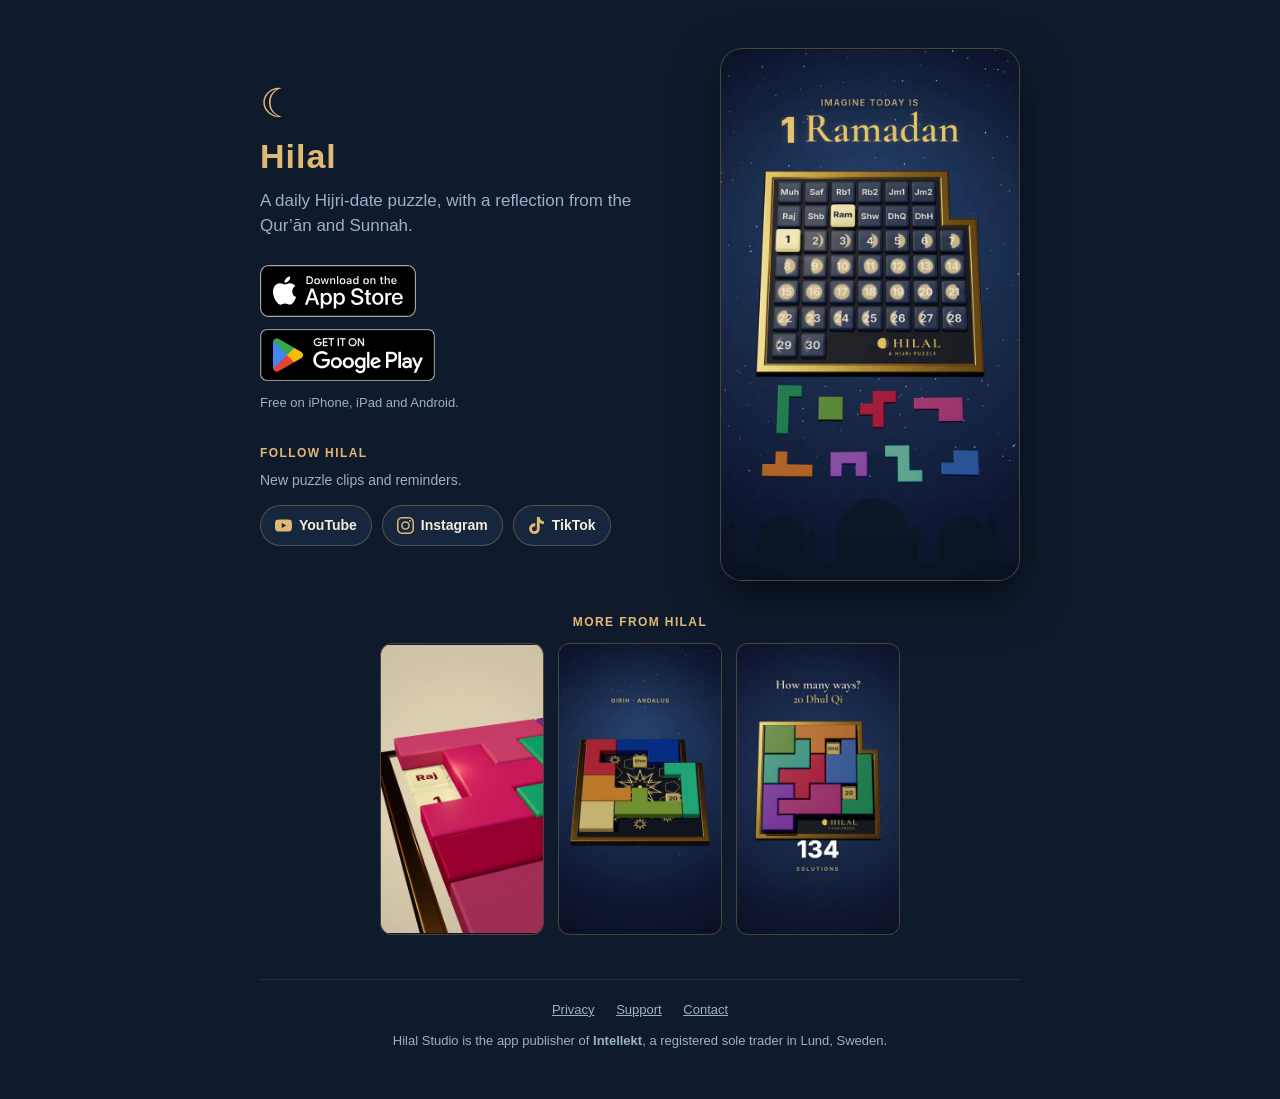
<file: index.html>
<!doctype html>
<!-- Hilal get-link · store badges first, then the showcase reel, more clips, follow row -->
<html lang="en">
<head>
<meta charset="utf-8" />
<meta name="viewport" content="width=device-width, initial-scale=1, viewport-fit=cover" />
<link rel="icon" href="/favicon.ico" sizes="any" />
<link rel="icon" type="image/png" sizes="192x192" href="/icon-192.png" />
<link rel="apple-touch-icon" href="/apple-touch-icon.png" />
<title>Hilal: a daily Islamic calendar puzzle · Hilal Studio</title>
<link rel="stylesheet" href="/hilal.css?v=3133e721de" />
<!-- hilal-seo:start -->
<meta name="google-site-verification" content="jiukaeQ7TKQc0-YEeKS0uz61TJETbtvnB2AgdEInwXY" />
<meta name="description" content="A free daily puzzle about the Islamic (Hijri) calendar. Place the pieces so only today's Hijri date stays uncovered. Play in your browser or get the app." />
<link rel="canonical" href="https://hilalstudio.github.io/" />
<meta property="og:type" content="website" />
<meta property="og:site_name" content="Hilal Studio" />
<meta property="og:title" content="Hilal: a daily Islamic calendar puzzle · Hilal Studio" />
<meta property="og:description" content="A free daily puzzle about the Islamic (Hijri) calendar. Place the pieces so only today's Hijri date stays uncovered. Play in your browser or get the app." />
<meta property="og:url" content="https://hilalstudio.github.io/" />
<meta property="og:image" content="https://hilalstudio.github.io/og.jpg" />
<meta property="og:image:width" content="1024" /><meta property="og:image:height" content="500" />
<meta name="twitter:card" content="summary_large_image" />
<script type="application/ld+json">{"@context":"https://schema.org","@type":"WebSite","name":"Hilal Studio","url":"https://hilalstudio.github.io/"}</script>
<script type="application/ld+json">{"@context":"https://schema.org","@type":"Organization","name":"Hilal Studio","url":"https://hilalstudio.github.io/","logo":"https://hilalstudio.github.io/icon-192.png","sameAs":["https://www.youtube.com/@hilalpuzzle","https://www.instagram.com/hilalpuzzle/","https://www.tiktok.com/@hilalpuzzle"]}</script>
<script type="application/ld+json">{"@context":"https://schema.org","@type":"MobileApplication","name":"Hilal","operatingSystem":"iOS, Android","applicationCategory":"GameApplication","offers":{"@type":"Offer","price":"0","priceCurrency":"USD"},"installUrl":["https://apps.apple.com/app/id6777826022","https://play.google.com/store/apps/details?id=com.puzzle.hijri.hilal"],"publisher":{"@type":"Organization","name":"Hilal Studio"}}</script>
<!-- hilal-seo:end -->
</head>
<body>
  <div class="wrap">
    <section class="intro">
      <div class="mark" aria-hidden="true">&#9790;</div>
      <h1>Hilal</h1>
      <p class="lede">A daily Hijri-date puzzle, with a reflection from the Qur’ān and Sunnah.</p>
      <div class="badges" id="badges">
        <a id="ios" href="https://apps.apple.com/app/id6777826022"><img src="/get/media/app-store-badge.svg" alt="Download on the App Store" width="175" height="52" /></a>
        <a id="android" href="https://play.google.com/store/apps/details?id=com.puzzle.hijri.hilal"><img src="/get/media/google-play-badge.png" alt="Get it on Google Play" width="175" height="52" /></a>
        <div class="soon" id="androidSoon" style="display:none">Coming to Google Play soon — grab it on iPhone for now.</div>
      </div>
      <p class="free">Free on iPhone, iPad and Android.</p>
    </section>

    <section class="hero">
      <video src="/get/media/hilal-showcase.mp4" poster="/get/media/hilal-showcase.jpg" width="236" height="420"
        autoplay muted loop playsinline preload="auto" aria-label="How Hilal works: place all eight pieces so only today's Hijri date stays uncovered."></video>
    </section>

    <section class="more">
      <h2>More from Hilal</h2>
      <div class="reels">
        <video class="lazy" data-src="/get/media/reel-snap.mp4" poster="/get/media/reel-snap.jpg" muted loop playsinline preload="none" aria-label="Pieces snapping into place on the board."></video>
        <video class="lazy" data-src="/get/media/reel-themes.mp4" poster="/get/media/reel-themes.jpg" muted loop playsinline preload="none" aria-label="The same puzzle in four board themes."></video>
        <video class="lazy" data-src="/get/media/reel-solutions.mp4" poster="/get/media/reel-solutions.jpg" muted loop playsinline preload="none" aria-label="How many ways each date can be solved."></video>
      </div>
    </section>

    <section class="follow">
      <h2>Follow Hilal</h2>
      <p>New puzzle clips and reminders.</p>
      <div class="social">
        <a href="https://www.youtube.com/@hilalpuzzle" target="_blank" rel="noopener"><svg viewBox="0 0 24 24" aria-hidden="true"><path d="M23.498 6.186a3.016 3.016 0 0 0-2.122-2.136C19.505 3.545 12 3.545 12 3.545s-7.505 0-9.377.505A3.017 3.017 0 0 0 .502 6.186C0 8.07 0 12 0 12s0 3.93.502 5.814a3.016 3.016 0 0 0 2.122 2.136c1.871.505 9.376.505 9.376.505s7.505 0 9.377-.505a3.015 3.015 0 0 0 2.122-2.136C24 15.93 24 12 24 12s0-3.93-.502-5.814zM9.545 15.568V8.432L15.818 12l-6.273 3.568z"/></svg>YouTube</a>
        <a href="https://www.instagram.com/hilalpuzzle/" target="_blank" rel="noopener"><svg viewBox="0 0 24 24" aria-hidden="true"><path d="M7.0301.084c-1.2768.0602-2.1487.264-2.911.5634-.7888.3075-1.4575.72-2.1228 1.3877-.6652.6677-1.075 1.3368-1.3802 2.127-.2954.7638-.4956 1.6365-.552 2.914-.0564 1.2775-.0689 1.6882-.0626 4.947.0062 3.2586.0206 3.6671.0825 4.9473.061 1.2765.264 2.1482.5635 2.9107.308.7889.72 1.4573 1.388 2.1228.6679.6655 1.3365 1.0743 2.1285 1.38.7632.295 1.6361.4961 2.9134.552 1.2773.056 1.6884.069 4.9462.0627 3.2578-.0062 3.668-.0207 4.9478-.0814 1.28-.0607 2.147-.2652 2.9098-.5633.7889-.3086 1.4578-.72 2.1228-1.3881.665-.6682 1.0745-1.3378 1.3795-2.1284.2957-.7632.4966-1.636.552-2.9124.056-1.2809.0692-1.6898.063-4.948-.0063-3.2583-.021-3.6668-.0817-4.9465-.0607-1.2797-.264-2.1487-.5633-2.9117-.3084-.7889-.72-1.4568-1.3876-2.1228C21.2982 1.33 20.628.9208 19.8378.6165 19.074.321 18.2017.1197 16.9244.0645 15.6471.0093 15.236-.005 11.977.0014 8.718.0076 8.31.0215 7.0301.0839m.1402 21.6932c-1.17-.0509-1.8053-.2453-2.2287-.408-.5606-.216-.96-.4771-1.3819-.895-.422-.4178-.6811-.8186-.9-1.378-.1644-.4234-.3624-1.058-.4171-2.228-.0595-1.2645-.072-1.6442-.079-4.848-.007-3.2037.0053-3.583.0607-4.848.05-1.169.2456-1.805.408-2.2282.216-.5613.4762-.96.895-1.3816.4188-.4217.8184-.6814 1.3783-.9003.423-.1651 1.0575-.3614 2.227-.4171 1.2655-.06 1.6447-.072 4.848-.079 3.2033-.007 3.5835.005 4.8495.0608 1.169.0508 1.8053.2445 2.228.408.5608.216.96.4754 1.3816.895.4217.4194.6816.8176.9005 1.3787.1653.4217.3617 1.056.4169 2.2263.0602 1.2655.0739 1.645.0796 4.848.0058 3.203-.0055 3.5834-.061 4.848-.051 1.17-.245 1.8055-.408 2.2294-.216.5604-.4763.96-.8954 1.3814-.419.4215-.8181.6811-1.3783.9-.4224.1649-1.0577.3617-2.2262.4174-1.2656.0595-1.6448.072-4.8493.079-3.2045.007-3.5825-.006-4.848-.0608M16.953 5.5864A1.44 1.44 0 1 0 18.39 4.144a1.44 1.44 0 0 0-1.437 1.4424M5.8385 12.012c.0067 3.4032 2.7706 6.1557 6.173 6.1493 3.4026-.0065 6.157-2.7701 6.1506-6.1733-.0065-3.4032-2.771-6.1565-6.174-6.1498-3.403.0067-6.156 2.771-6.1496 6.1738M8 12.0077a4 4 0 1 1 4.008 3.9921A3.9996 3.9996 0 0 1 8 12.0077"/></svg>Instagram</a>
        <a href="https://www.tiktok.com/@hilalpuzzle" target="_blank" rel="noopener"><svg viewBox="0 0 24 24" aria-hidden="true"><path d="M12.525.02c1.31-.02 2.61-.01 3.91-.02.08 1.53.63 3.09 1.75 4.17 1.12 1.11 2.7 1.62 4.24 1.79v4.03c-1.44-.05-2.89-.35-4.2-.97-.57-.26-1.1-.59-1.62-.93-.01 2.92.01 5.84-.02 8.75-.08 1.4-.54 2.79-1.35 3.94-1.31 1.92-3.58 3.17-5.91 3.21-1.43.08-2.86-.31-4.08-1.03-2.02-1.19-3.44-3.37-3.65-5.71-.02-.5-.03-1-.01-1.49.18-1.9 1.12-3.72 2.58-4.96 1.66-1.44 3.98-2.13 6.15-1.72.02 1.48-.04 2.96-.04 4.44-.99-.32-2.15-.23-3.02.37-.63.41-1.11 1.04-1.36 1.75-.21.51-.15 1.07-.14 1.61.24 1.64 1.82 3.02 3.5 2.87 1.12-.01 2.19-.66 2.77-1.61.19-.33.4-.67.41-1.06.1-1.79.06-3.57.07-5.36.01-4.03-.01-8.05.02-12.07z"/></svg>TikTok</a>
      </div>
    </section>
  </div>

<footer>
  <nav>
    <a href="/hilal-privacy/">Privacy</a>
    <a href="/hilal-privacy/support.html">Support</a>
    <a href="mailto:hilalhjiri@gmail.com">Contact</a>
  </nav>
  <p>
    Hilal Studio is the app publisher of <strong>Intellekt</strong>, a registered sole
    trader in Lund, Sweden.
  </p>
</footer>
<script>
  var ANDROID_LIVE = true;
  var ua = navigator.userAgent || "";
  var isIOS = /iPad|iPhone|iPod/.test(ua) || (navigator.platform === "MacIntel" && navigator.maxTouchPoints > 1);
  var isAndroid = /Android/.test(ua);
  var ios = document.getElementById("ios"), android = document.getElementById("android");
  var androidSoon = document.getElementById("androidSoon"), badges = document.getElementById("badges");
  if (!ANDROID_LIVE) { android.style.display = "none"; androidSoon.style.display = "block"; }
  else if (isIOS) { badges.insertBefore(ios, android); }
  else if (isAndroid) { badges.insertBefore(android, ios); }

  // The small clips load and play only while on screen.
  (function () {
    var clips = [].slice.call(document.querySelectorAll("video.lazy"));
    function start(v) {
      if (!v.src) v.src = v.getAttribute("data-src");
      var p = v.play(); if (p && p.catch) p.catch(function () {});
    }
    if (!("IntersectionObserver" in window)) { clips.forEach(start); return; }
    var io = new IntersectionObserver(function (entries) {
      entries.forEach(function (e) { if (e.isIntersecting) start(e.target); else e.target.pause(); });
    }, { rootMargin: "120px" });
    clips.forEach(function (v) { io.observe(v); });
  })();
</script>

<!-- hilal-analytics:start -->
<script>
(function () {
  // Analytics must never break the page, so every step swallows its own errors.
  var PAGE = "root", URL = "https://hilal-api.smaverk.com/p", src = "";
  try { src = (new URLSearchParams(location.search).get("src") || "").toLowerCase().replace(/[^a-z0-9-]/g, "").slice(0, 16); } catch (e) {}
  window.hilalSrc = src || "direct";
  // fetch+keepalive first: Brave Shields drops third-party sendBeacon ("ping")
  // requests. A string body is text/plain, so there is no CORS preflight.
  window.hilalPing = function (ev) {
    var body = JSON.stringify({ e: ev, p: PAGE, s: window.hilalSrc });
    try {
      if (typeof fetch === "function") { fetch(URL, { method: "POST", body: body, keepalive: true }).catch(function () {}); return; }
      if (navigator.sendBeacon) navigator.sendBeacon(URL, body);
    } catch (e) {}
  };
  var key = "hilal-visit-" + PAGE, seen = null;
  try { seen = sessionStorage.getItem(key); sessionStorage.setItem(key, "1"); } catch (e) {}
  if (!seen) window.hilalPing("visit");
  document.addEventListener("click", function (e) {
    var a = e.target && e.target.closest ? e.target.closest("a[href]") : null;
    if (!a) return;
    if (/apps\.apple\.com/.test(a.href)) window.hilalPing("install_ios");
    else if (/play\.google\.com/.test(a.href)) window.hilalPing("install_android");
    else if (/youtube\.com\/@hilalpuzzle/.test(a.href)) window.hilalPing("follow_yt");
    else if (/instagram\.com\/hilalpuzzle/.test(a.href)) window.hilalPing("follow_ig");
    else if (/tiktok\.com\/@hilalpuzzle/.test(a.href)) window.hilalPing("follow_tt");
  }, true);
})();
</script>
<script defer src="https://static.cloudflareinsights.com/beacon.min.js" data-cf-beacon='{"token": "a94e246fe4d14e89b63988ab3d91dddc"}'></script>
<!-- hilal-analytics:end -->
</body>
</html>
</file>
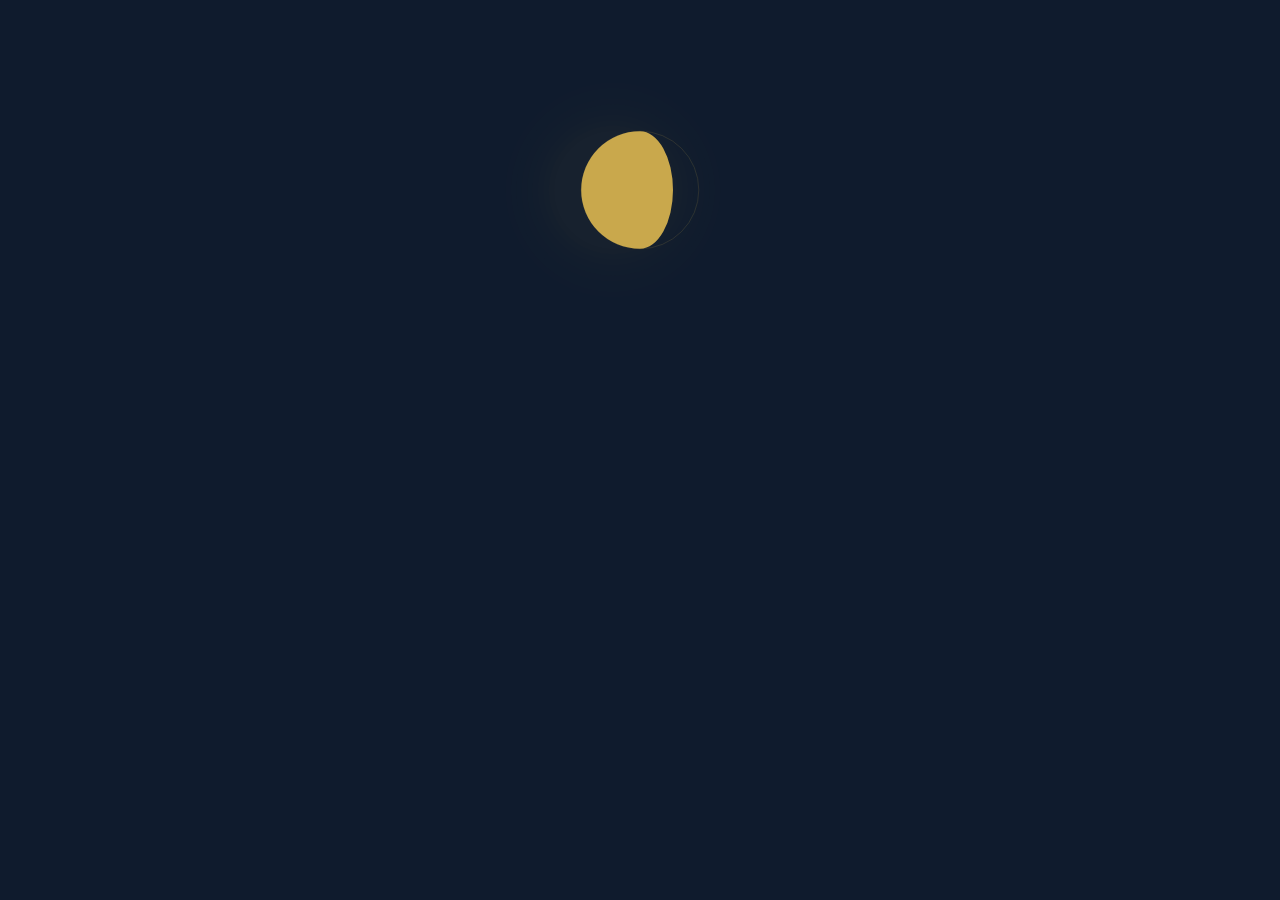
<file: as/index.html>
<!doctype html>
<html lang="en">
<head>
<meta charset="utf-8" />
<meta name="viewport" content="width=device-width, initial-scale=1" />
<meta name="robots" content="noindex" />
<meta http-equiv="refresh" content="0;url=/play/?src=as" />
<link rel="icon" href="/favicon.ico" sizes="any" />
<title>Play Hilal: today's Hijri date puzzle</title>
<script>location.replace("/play/?src=as" + location.hash);</script>
<!-- hilal-seo:start -->
<meta name="google-site-verification" content="jiukaeQ7TKQc0-YEeKS0uz61TJETbtvnB2AgdEInwXY" />
<meta name="description" content="Today's Hilal puzzle: place the pieces so only today's Hijri date stays uncovered. A calm daily game about the Islamic calendar that plays in your browser." />
<link rel="canonical" href="https://hilalstudio.github.io/play/" />
<meta property="og:type" content="website" />
<meta property="og:site_name" content="Hilal Studio" />
<meta property="og:title" content="Play Hilal: today's Hijri date puzzle" />
<meta property="og:description" content="Today's Hilal puzzle: place the pieces so only today's Hijri date stays uncovered. A calm daily game about the Islamic calendar that plays in your browser." />
<meta property="og:url" content="https://hilalstudio.github.io/play/" />
<meta property="og:image" content="https://hilalstudio.github.io/og.jpg" />
<meta property="og:image:width" content="1024" /><meta property="og:image:height" content="500" />
<meta name="twitter:card" content="summary_large_image" />
<script type="application/ld+json">{"@context":"https://schema.org","@type":"WebApplication","name":"Hilal","url":"https://hilalstudio.github.io/play/","applicationCategory":"GameApplication","operatingSystem":"Any (web browser)","offers":{"@type":"Offer","price":"0","priceCurrency":"USD"},"publisher":{"@type":"Organization","name":"Hilal Studio"}}</script>
<!-- hilal-seo:end -->
</head>
<body style="background:#0F1B2D;color:#F4ECDD;font-family:sans-serif;text-align:center;padding-top:40vh">
<a href="/play/?src=as" style="color:#E0B973">Play today's Hilal puzzle</a>
</body>
</html>
</file>
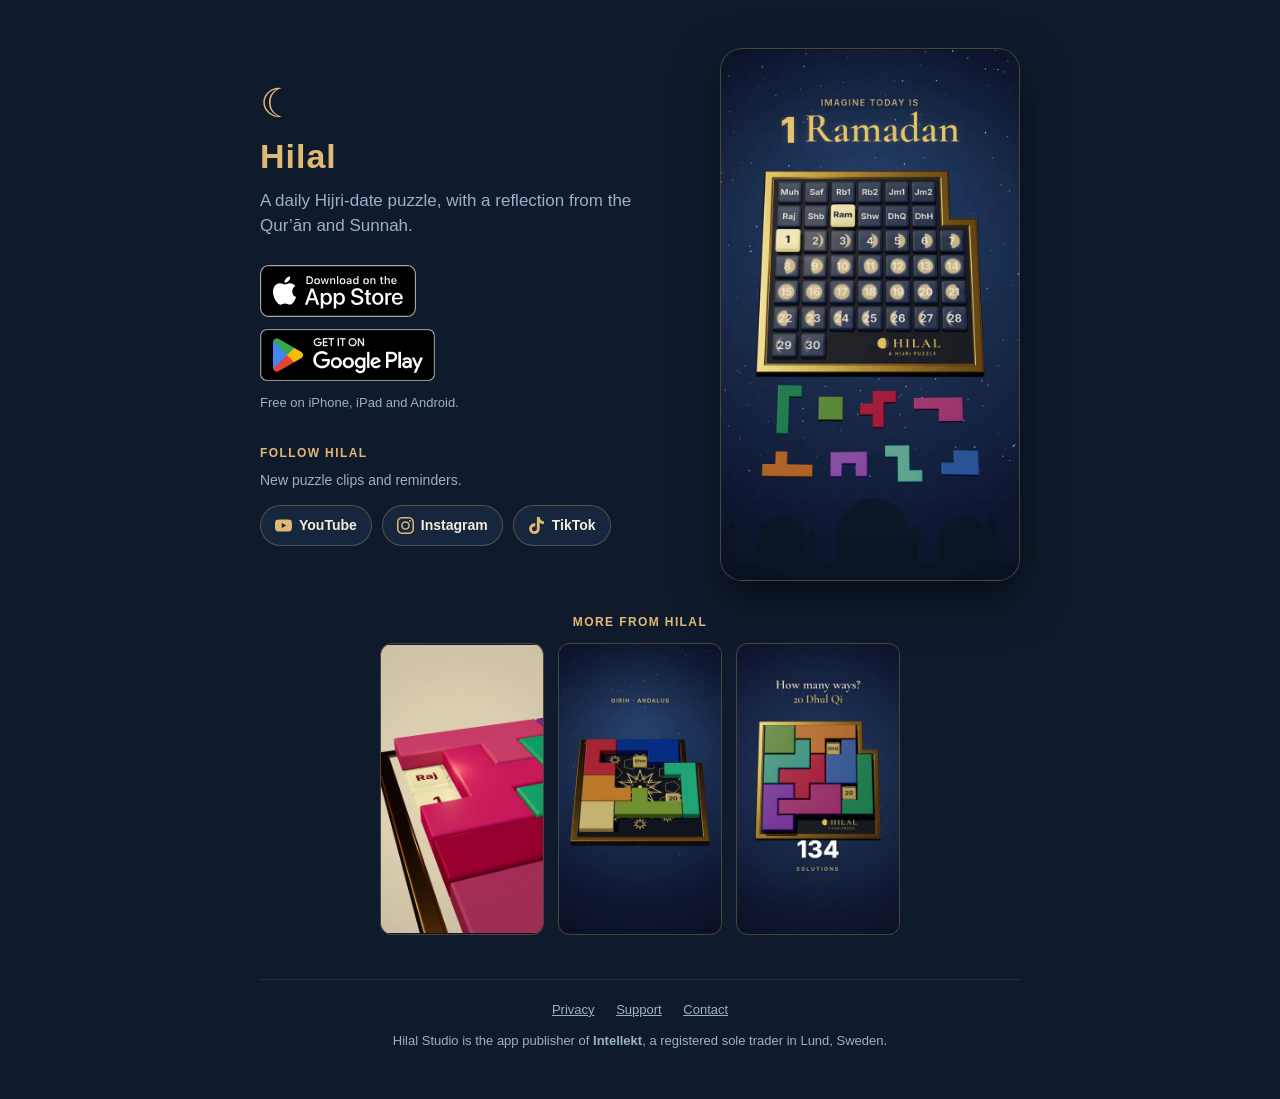
<file: get/index.html>
<!doctype html>
<!-- Hilal get-link · store badges first, then the showcase reel, more clips, follow row -->
<html lang="en">
<head>
<meta charset="utf-8" />
<meta name="viewport" content="width=device-width, initial-scale=1, viewport-fit=cover" />
<link rel="icon" href="/favicon.ico" sizes="any" />
<link rel="icon" type="image/png" sizes="192x192" href="/icon-192.png" />
<link rel="apple-touch-icon" href="/apple-touch-icon.png" />
<title>Get Hilal: the daily Hijri date puzzle for iPhone and Android</title>
<link rel="stylesheet" href="/hilal.css?v=3133e721de" />
<!-- hilal-seo:start -->
<meta name="google-site-verification" content="jiukaeQ7TKQc0-YEeKS0uz61TJETbtvnB2AgdEInwXY" />
<meta name="description" content="Hilal is a daily puzzle about the Islamic (Hijri) calendar. Free on iPhone and Android." />
<link rel="canonical" href="https://hilalstudio.github.io/get/" />
<meta property="og:type" content="website" />
<meta property="og:site_name" content="Hilal Studio" />
<meta property="og:title" content="Get Hilal: the daily Hijri date puzzle for iPhone and Android" />
<meta property="og:description" content="Hilal is a daily puzzle about the Islamic (Hijri) calendar. Free on iPhone and Android." />
<meta property="og:url" content="https://hilalstudio.github.io/get/" />
<meta property="og:image" content="https://hilalstudio.github.io/og.jpg" />
<meta property="og:image:width" content="1024" /><meta property="og:image:height" content="500" />
<meta name="twitter:card" content="summary_large_image" />
<script type="application/ld+json">{"@context":"https://schema.org","@type":"MobileApplication","name":"Hilal","operatingSystem":"iOS, Android","applicationCategory":"GameApplication","offers":{"@type":"Offer","price":"0","priceCurrency":"USD"},"installUrl":["https://apps.apple.com/app/id6777826022","https://play.google.com/store/apps/details?id=com.puzzle.hijri.hilal"],"publisher":{"@type":"Organization","name":"Hilal Studio"}}</script>
<!-- hilal-seo:end -->
</head>
<body>
  <div class="wrap">
    <section class="intro">
      <div class="mark" aria-hidden="true">&#9790;</div>
      <h1>Hilal</h1>
      <p class="lede">A daily Hijri-date puzzle, with a reflection from the Qur’ān and Sunnah.</p>
      <div class="badges" id="badges">
        <a id="ios" href="https://apps.apple.com/app/id6777826022"><img src="./media/app-store-badge.svg" alt="Download on the App Store" width="175" height="52" /></a>
        <a id="android" href="https://play.google.com/store/apps/details?id=com.puzzle.hijri.hilal"><img src="./media/google-play-badge.png" alt="Get it on Google Play" width="175" height="52" /></a>
        <div class="soon" id="androidSoon" style="display:none">Coming to Google Play soon — grab it on iPhone for now.</div>
      </div>
      <p class="free">Free on iPhone, iPad and Android.</p>
    </section>

    <section class="hero">
      <video src="./media/hilal-showcase.mp4" poster="./media/hilal-showcase.jpg" width="236" height="420"
        autoplay muted loop playsinline preload="auto" aria-label="How Hilal works: place all eight pieces so only today's Hijri date stays uncovered."></video>
    </section>

    <section class="more">
      <h2>More from Hilal</h2>
      <div class="reels">
        <video class="lazy" data-src="./media/reel-snap.mp4" poster="./media/reel-snap.jpg" muted loop playsinline preload="none" aria-label="Pieces snapping into place on the board."></video>
        <video class="lazy" data-src="./media/reel-themes.mp4" poster="./media/reel-themes.jpg" muted loop playsinline preload="none" aria-label="The same puzzle in four board themes."></video>
        <video class="lazy" data-src="./media/reel-solutions.mp4" poster="./media/reel-solutions.jpg" muted loop playsinline preload="none" aria-label="How many ways each date can be solved."></video>
      </div>
    </section>

    <section class="follow">
      <h2>Follow Hilal</h2>
      <p>New puzzle clips and reminders.</p>
      <div class="social">
        <a href="https://www.youtube.com/@hilalpuzzle" target="_blank" rel="noopener"><svg viewBox="0 0 24 24" aria-hidden="true"><path d="M23.498 6.186a3.016 3.016 0 0 0-2.122-2.136C19.505 3.545 12 3.545 12 3.545s-7.505 0-9.377.505A3.017 3.017 0 0 0 .502 6.186C0 8.07 0 12 0 12s0 3.93.502 5.814a3.016 3.016 0 0 0 2.122 2.136c1.871.505 9.376.505 9.376.505s7.505 0 9.377-.505a3.015 3.015 0 0 0 2.122-2.136C24 15.93 24 12 24 12s0-3.93-.502-5.814zM9.545 15.568V8.432L15.818 12l-6.273 3.568z"/></svg>YouTube</a>
        <a href="https://www.instagram.com/hilalpuzzle/" target="_blank" rel="noopener"><svg viewBox="0 0 24 24" aria-hidden="true"><path d="M7.0301.084c-1.2768.0602-2.1487.264-2.911.5634-.7888.3075-1.4575.72-2.1228 1.3877-.6652.6677-1.075 1.3368-1.3802 2.127-.2954.7638-.4956 1.6365-.552 2.914-.0564 1.2775-.0689 1.6882-.0626 4.947.0062 3.2586.0206 3.6671.0825 4.9473.061 1.2765.264 2.1482.5635 2.9107.308.7889.72 1.4573 1.388 2.1228.6679.6655 1.3365 1.0743 2.1285 1.38.7632.295 1.6361.4961 2.9134.552 1.2773.056 1.6884.069 4.9462.0627 3.2578-.0062 3.668-.0207 4.9478-.0814 1.28-.0607 2.147-.2652 2.9098-.5633.7889-.3086 1.4578-.72 2.1228-1.3881.665-.6682 1.0745-1.3378 1.3795-2.1284.2957-.7632.4966-1.636.552-2.9124.056-1.2809.0692-1.6898.063-4.948-.0063-3.2583-.021-3.6668-.0817-4.9465-.0607-1.2797-.264-2.1487-.5633-2.9117-.3084-.7889-.72-1.4568-1.3876-2.1228C21.2982 1.33 20.628.9208 19.8378.6165 19.074.321 18.2017.1197 16.9244.0645 15.6471.0093 15.236-.005 11.977.0014 8.718.0076 8.31.0215 7.0301.0839m.1402 21.6932c-1.17-.0509-1.8053-.2453-2.2287-.408-.5606-.216-.96-.4771-1.3819-.895-.422-.4178-.6811-.8186-.9-1.378-.1644-.4234-.3624-1.058-.4171-2.228-.0595-1.2645-.072-1.6442-.079-4.848-.007-3.2037.0053-3.583.0607-4.848.05-1.169.2456-1.805.408-2.2282.216-.5613.4762-.96.895-1.3816.4188-.4217.8184-.6814 1.3783-.9003.423-.1651 1.0575-.3614 2.227-.4171 1.2655-.06 1.6447-.072 4.848-.079 3.2033-.007 3.5835.005 4.8495.0608 1.169.0508 1.8053.2445 2.228.408.5608.216.96.4754 1.3816.895.4217.4194.6816.8176.9005 1.3787.1653.4217.3617 1.056.4169 2.2263.0602 1.2655.0739 1.645.0796 4.848.0058 3.203-.0055 3.5834-.061 4.848-.051 1.17-.245 1.8055-.408 2.2294-.216.5604-.4763.96-.8954 1.3814-.419.4215-.8181.6811-1.3783.9-.4224.1649-1.0577.3617-2.2262.4174-1.2656.0595-1.6448.072-4.8493.079-3.2045.007-3.5825-.006-4.848-.0608M16.953 5.5864A1.44 1.44 0 1 0 18.39 4.144a1.44 1.44 0 0 0-1.437 1.4424M5.8385 12.012c.0067 3.4032 2.7706 6.1557 6.173 6.1493 3.4026-.0065 6.157-2.7701 6.1506-6.1733-.0065-3.4032-2.771-6.1565-6.174-6.1498-3.403.0067-6.156 2.771-6.1496 6.1738M8 12.0077a4 4 0 1 1 4.008 3.9921A3.9996 3.9996 0 0 1 8 12.0077"/></svg>Instagram</a>
        <a href="https://www.tiktok.com/@hilalpuzzle" target="_blank" rel="noopener"><svg viewBox="0 0 24 24" aria-hidden="true"><path d="M12.525.02c1.31-.02 2.61-.01 3.91-.02.08 1.53.63 3.09 1.75 4.17 1.12 1.11 2.7 1.62 4.24 1.79v4.03c-1.44-.05-2.89-.35-4.2-.97-.57-.26-1.1-.59-1.62-.93-.01 2.92.01 5.84-.02 8.75-.08 1.4-.54 2.79-1.35 3.94-1.31 1.92-3.58 3.17-5.91 3.21-1.43.08-2.86-.31-4.08-1.03-2.02-1.19-3.44-3.37-3.65-5.71-.02-.5-.03-1-.01-1.49.18-1.9 1.12-3.72 2.58-4.96 1.66-1.44 3.98-2.13 6.15-1.72.02 1.48-.04 2.96-.04 4.44-.99-.32-2.15-.23-3.02.37-.63.41-1.11 1.04-1.36 1.75-.21.51-.15 1.07-.14 1.61.24 1.64 1.82 3.02 3.5 2.87 1.12-.01 2.19-.66 2.77-1.61.19-.33.4-.67.41-1.06.1-1.79.06-3.57.07-5.36.01-4.03-.01-8.05.02-12.07z"/></svg>TikTok</a>
      </div>
    </section>
  </div>

<footer>
  <nav>
    <a href="/hilal-privacy/">Privacy</a>
    <a href="/hilal-privacy/support.html">Support</a>
    <a href="mailto:hilalhjiri@gmail.com">Contact</a>
  </nav>
  <p>
    Hilal Studio is the app publisher of <strong>Intellekt</strong>, a registered sole
    trader in Lund, Sweden.
  </p>
</footer>
<script>
  var ANDROID_LIVE = true;
  var ua = navigator.userAgent || "";
  var isIOS = /iPad|iPhone|iPod/.test(ua) || (navigator.platform === "MacIntel" && navigator.maxTouchPoints > 1);
  var isAndroid = /Android/.test(ua);
  var ios = document.getElementById("ios"), android = document.getElementById("android");
  var androidSoon = document.getElementById("androidSoon"), badges = document.getElementById("badges");
  if (!ANDROID_LIVE) { android.style.display = "none"; androidSoon.style.display = "block"; }
  else if (isIOS) { badges.insertBefore(ios, android); }
  else if (isAndroid) { badges.insertBefore(android, ios); }

  // The small clips load and play only while on screen.
  (function () {
    var clips = [].slice.call(document.querySelectorAll("video.lazy"));
    function start(v) {
      if (!v.src) v.src = v.getAttribute("data-src");
      var p = v.play(); if (p && p.catch) p.catch(function () {});
    }
    if (!("IntersectionObserver" in window)) { clips.forEach(start); return; }
    var io = new IntersectionObserver(function (entries) {
      entries.forEach(function (e) { if (e.isIntersecting) start(e.target); else e.target.pause(); });
    }, { rootMargin: "120px" });
    clips.forEach(function (v) { io.observe(v); });
  })();
</script>

<!-- hilal-analytics:start -->
<script>
(function () {
  // Analytics must never break the page, so every step swallows its own errors.
  var PAGE = "get", URL = "https://hilal-api.smaverk.com/p", src = "";
  try { src = (new URLSearchParams(location.search).get("src") || "").toLowerCase().replace(/[^a-z0-9-]/g, "").slice(0, 16); } catch (e) {}
  window.hilalSrc = src || "direct";
  // fetch+keepalive first: Brave Shields drops third-party sendBeacon ("ping")
  // requests. A string body is text/plain, so there is no CORS preflight.
  window.hilalPing = function (ev) {
    var body = JSON.stringify({ e: ev, p: PAGE, s: window.hilalSrc });
    try {
      if (typeof fetch === "function") { fetch(URL, { method: "POST", body: body, keepalive: true }).catch(function () {}); return; }
      if (navigator.sendBeacon) navigator.sendBeacon(URL, body);
    } catch (e) {}
  };
  var key = "hilal-visit-" + PAGE, seen = null;
  try { seen = sessionStorage.getItem(key); sessionStorage.setItem(key, "1"); } catch (e) {}
  if (!seen) window.hilalPing("visit");
  document.addEventListener("click", function (e) {
    var a = e.target && e.target.closest ? e.target.closest("a[href]") : null;
    if (!a) return;
    if (/apps\.apple\.com/.test(a.href)) window.hilalPing("install_ios");
    else if (/play\.google\.com/.test(a.href)) window.hilalPing("install_android");
    else if (/youtube\.com\/@hilalpuzzle/.test(a.href)) window.hilalPing("follow_yt");
    else if (/instagram\.com\/hilalpuzzle/.test(a.href)) window.hilalPing("follow_ig");
    else if (/tiktok\.com\/@hilalpuzzle/.test(a.href)) window.hilalPing("follow_tt");
  }, true);
})();
</script>
<script defer src="https://static.cloudflareinsights.com/beacon.min.js" data-cf-beacon='{"token": "a94e246fe4d14e89b63988ab3d91dddc"}'></script>
<!-- hilal-analytics:end -->
</body>
</html>
</file>
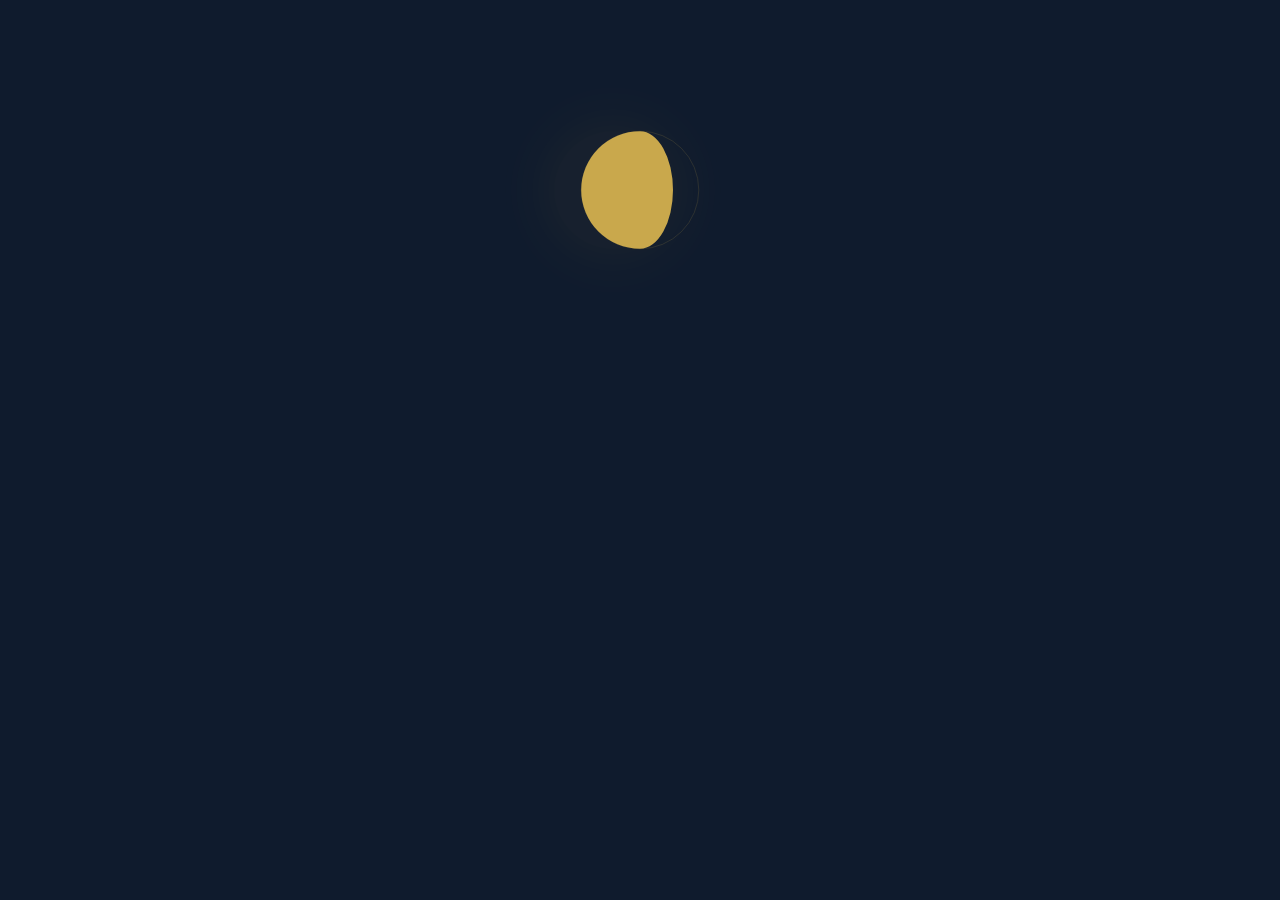
<file: ic/index.html>
<!doctype html>
<html lang="en">
<head>
<meta charset="utf-8" />
<meta name="viewport" content="width=device-width, initial-scale=1" />
<meta name="robots" content="noindex" />
<meta http-equiv="refresh" content="0;url=/play/?src=ic" />
<link rel="icon" href="/favicon.ico" sizes="any" />
<title>Play Hilal: today's Hijri date puzzle</title>
<script>location.replace("/play/?src=ic" + location.hash);</script>
<!-- hilal-seo:start -->
<meta name="google-site-verification" content="jiukaeQ7TKQc0-YEeKS0uz61TJETbtvnB2AgdEInwXY" />
<meta name="description" content="Today's Hilal puzzle: place the pieces so only today's Hijri date stays uncovered. A calm daily game about the Islamic calendar that plays in your browser." />
<link rel="canonical" href="https://hilalstudio.github.io/play/" />
<meta property="og:type" content="website" />
<meta property="og:site_name" content="Hilal Studio" />
<meta property="og:title" content="Play Hilal: today's Hijri date puzzle" />
<meta property="og:description" content="Today's Hilal puzzle: place the pieces so only today's Hijri date stays uncovered. A calm daily game about the Islamic calendar that plays in your browser." />
<meta property="og:url" content="https://hilalstudio.github.io/play/" />
<meta property="og:image" content="https://hilalstudio.github.io/og.jpg" />
<meta property="og:image:width" content="1024" /><meta property="og:image:height" content="500" />
<meta name="twitter:card" content="summary_large_image" />
<script type="application/ld+json">{"@context":"https://schema.org","@type":"WebApplication","name":"Hilal","url":"https://hilalstudio.github.io/play/","applicationCategory":"GameApplication","operatingSystem":"Any (web browser)","offers":{"@type":"Offer","price":"0","priceCurrency":"USD"},"publisher":{"@type":"Organization","name":"Hilal Studio"}}</script>
<!-- hilal-seo:end -->
</head>
<body style="background:#0F1B2D;color:#F4ECDD;font-family:sans-serif;text-align:center;padding-top:40vh">
<a href="/play/?src=ic" style="color:#E0B973">Play today's Hilal puzzle</a>
</body>
</html>
</file>
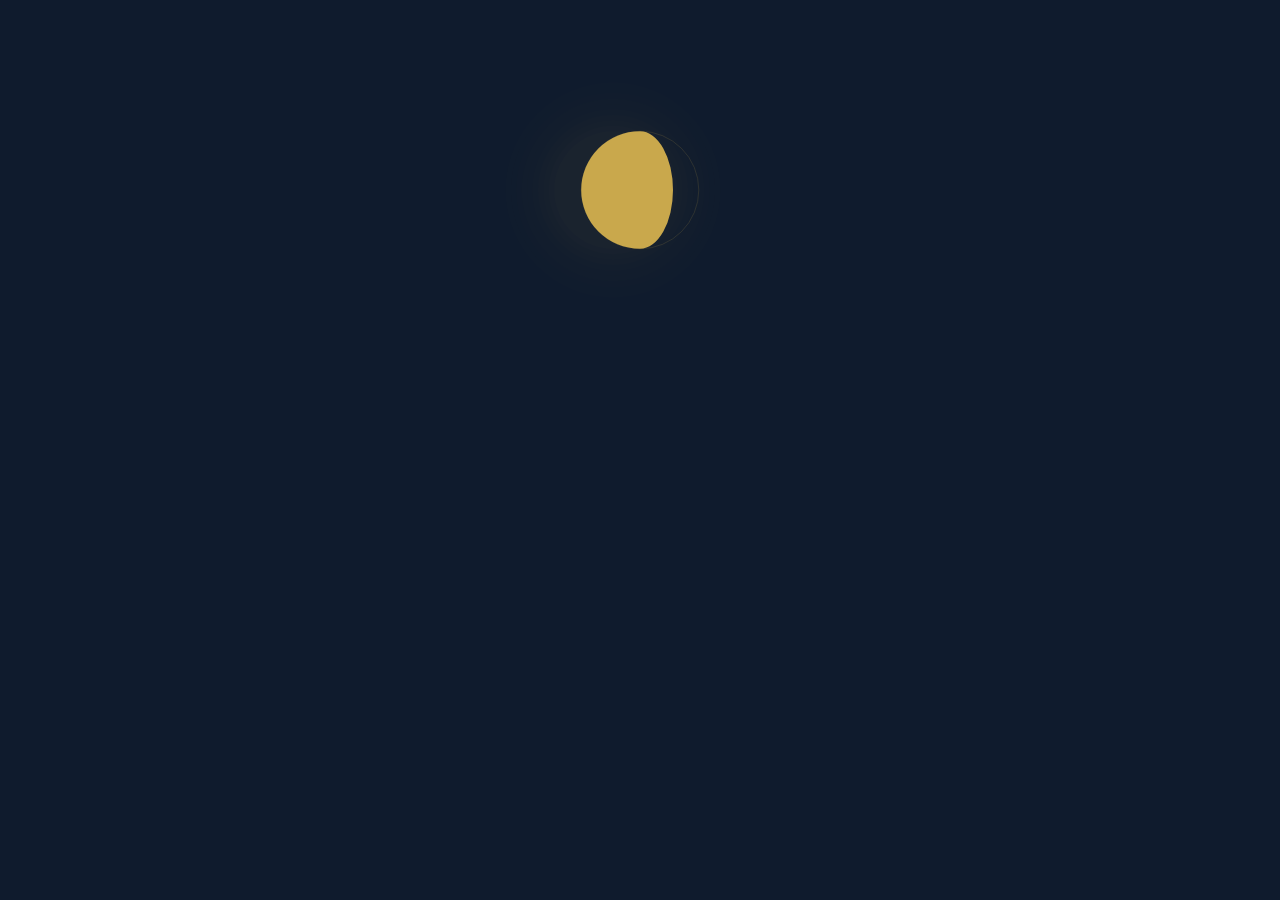
<file: ig/index.html>
<!doctype html>
<html lang="en">
<head>
<meta charset="utf-8" />
<meta name="viewport" content="width=device-width, initial-scale=1" />
<meta name="robots" content="noindex" />
<meta http-equiv="refresh" content="0;url=/play/?src=ig" />
<link rel="icon" href="/favicon.ico" sizes="any" />
<title>Play Hilal: today's Hijri date puzzle</title>
<script>location.replace("/play/?src=ig" + location.hash);</script>
<!-- hilal-seo:start -->
<meta name="google-site-verification" content="jiukaeQ7TKQc0-YEeKS0uz61TJETbtvnB2AgdEInwXY" />
<meta name="description" content="Today's Hilal puzzle: place the pieces so only today's Hijri date stays uncovered. A calm daily game about the Islamic calendar that plays in your browser." />
<link rel="canonical" href="https://hilalstudio.github.io/play/" />
<meta property="og:type" content="website" />
<meta property="og:site_name" content="Hilal Studio" />
<meta property="og:title" content="Play Hilal: today's Hijri date puzzle" />
<meta property="og:description" content="Today's Hilal puzzle: place the pieces so only today's Hijri date stays uncovered. A calm daily game about the Islamic calendar that plays in your browser." />
<meta property="og:url" content="https://hilalstudio.github.io/play/" />
<meta property="og:image" content="https://hilalstudio.github.io/og.jpg" />
<meta property="og:image:width" content="1024" /><meta property="og:image:height" content="500" />
<meta name="twitter:card" content="summary_large_image" />
<script type="application/ld+json">{"@context":"https://schema.org","@type":"WebApplication","name":"Hilal","url":"https://hilalstudio.github.io/play/","applicationCategory":"GameApplication","operatingSystem":"Any (web browser)","offers":{"@type":"Offer","price":"0","priceCurrency":"USD"},"publisher":{"@type":"Organization","name":"Hilal Studio"}}</script>
<!-- hilal-seo:end -->
</head>
<body style="background:#0F1B2D;color:#F4ECDD;font-family:sans-serif;text-align:center;padding-top:40vh">
<a href="/play/?src=ig" style="color:#E0B973">Play today's Hilal puzzle</a>
</body>
</html>
</file>
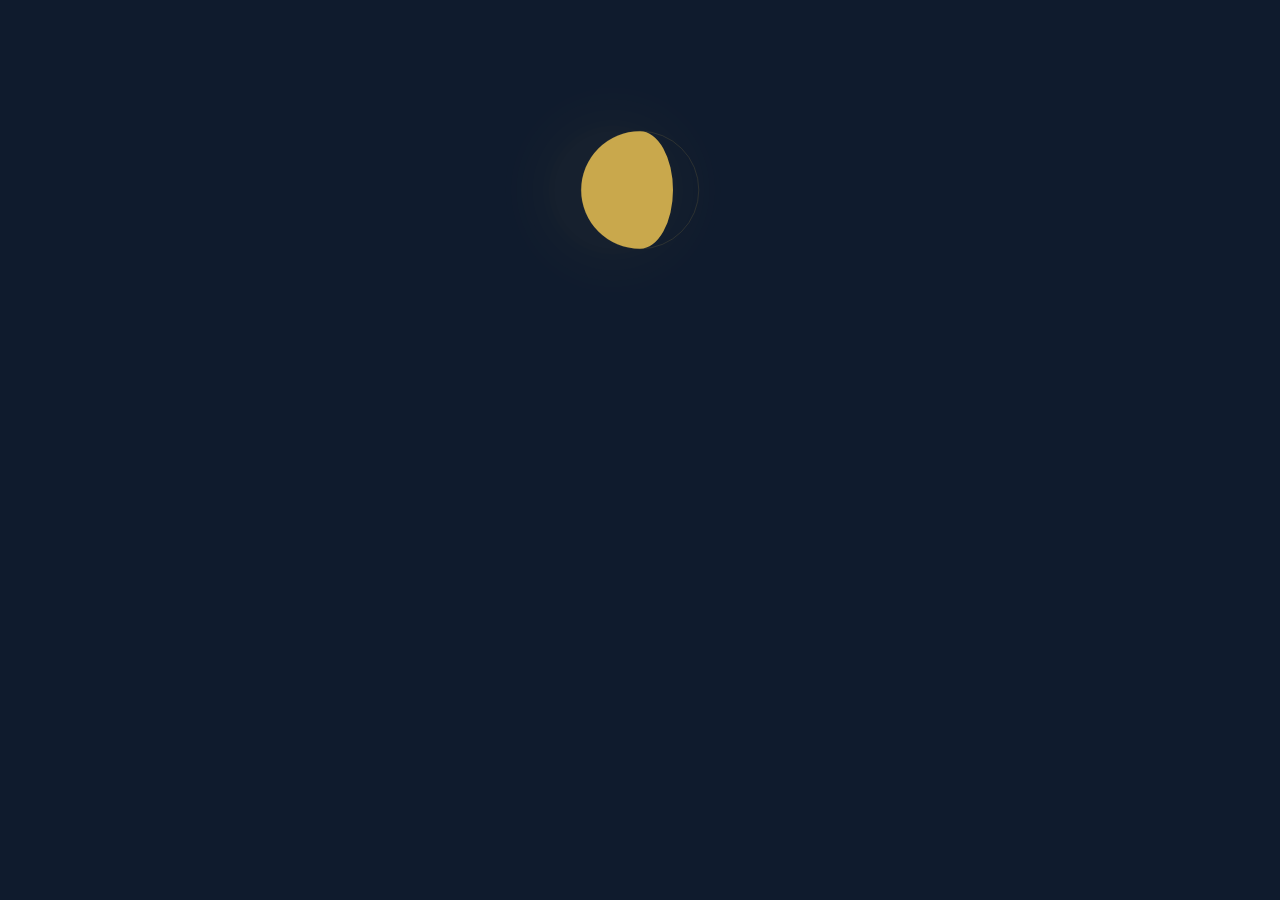
<file: is/index.html>
<!doctype html>
<html lang="en">
<head>
<meta charset="utf-8" />
<meta name="viewport" content="width=device-width, initial-scale=1" />
<meta name="robots" content="noindex" />
<meta http-equiv="refresh" content="0;url=/play/?src=is" />
<link rel="icon" href="/favicon.ico" sizes="any" />
<title>Play Hilal: today's Hijri date puzzle</title>
<script>location.replace("/play/?src=is" + location.hash);</script>
<!-- hilal-seo:start -->
<meta name="google-site-verification" content="jiukaeQ7TKQc0-YEeKS0uz61TJETbtvnB2AgdEInwXY" />
<meta name="description" content="Today's Hilal puzzle: place the pieces so only today's Hijri date stays uncovered. A calm daily game about the Islamic calendar that plays in your browser." />
<link rel="canonical" href="https://hilalstudio.github.io/play/" />
<meta property="og:type" content="website" />
<meta property="og:site_name" content="Hilal Studio" />
<meta property="og:title" content="Play Hilal: today's Hijri date puzzle" />
<meta property="og:description" content="Today's Hilal puzzle: place the pieces so only today's Hijri date stays uncovered. A calm daily game about the Islamic calendar that plays in your browser." />
<meta property="og:url" content="https://hilalstudio.github.io/play/" />
<meta property="og:image" content="https://hilalstudio.github.io/og.jpg" />
<meta property="og:image:width" content="1024" /><meta property="og:image:height" content="500" />
<meta name="twitter:card" content="summary_large_image" />
<script type="application/ld+json">{"@context":"https://schema.org","@type":"WebApplication","name":"Hilal","url":"https://hilalstudio.github.io/play/","applicationCategory":"GameApplication","operatingSystem":"Any (web browser)","offers":{"@type":"Offer","price":"0","priceCurrency":"USD"},"publisher":{"@type":"Organization","name":"Hilal Studio"}}</script>
<!-- hilal-seo:end -->
</head>
<body style="background:#0F1B2D;color:#F4ECDD;font-family:sans-serif;text-align:center;padding-top:40vh">
<a href="/play/?src=is" style="color:#E0B973">Play today's Hilal puzzle</a>
</body>
</html>
</file>
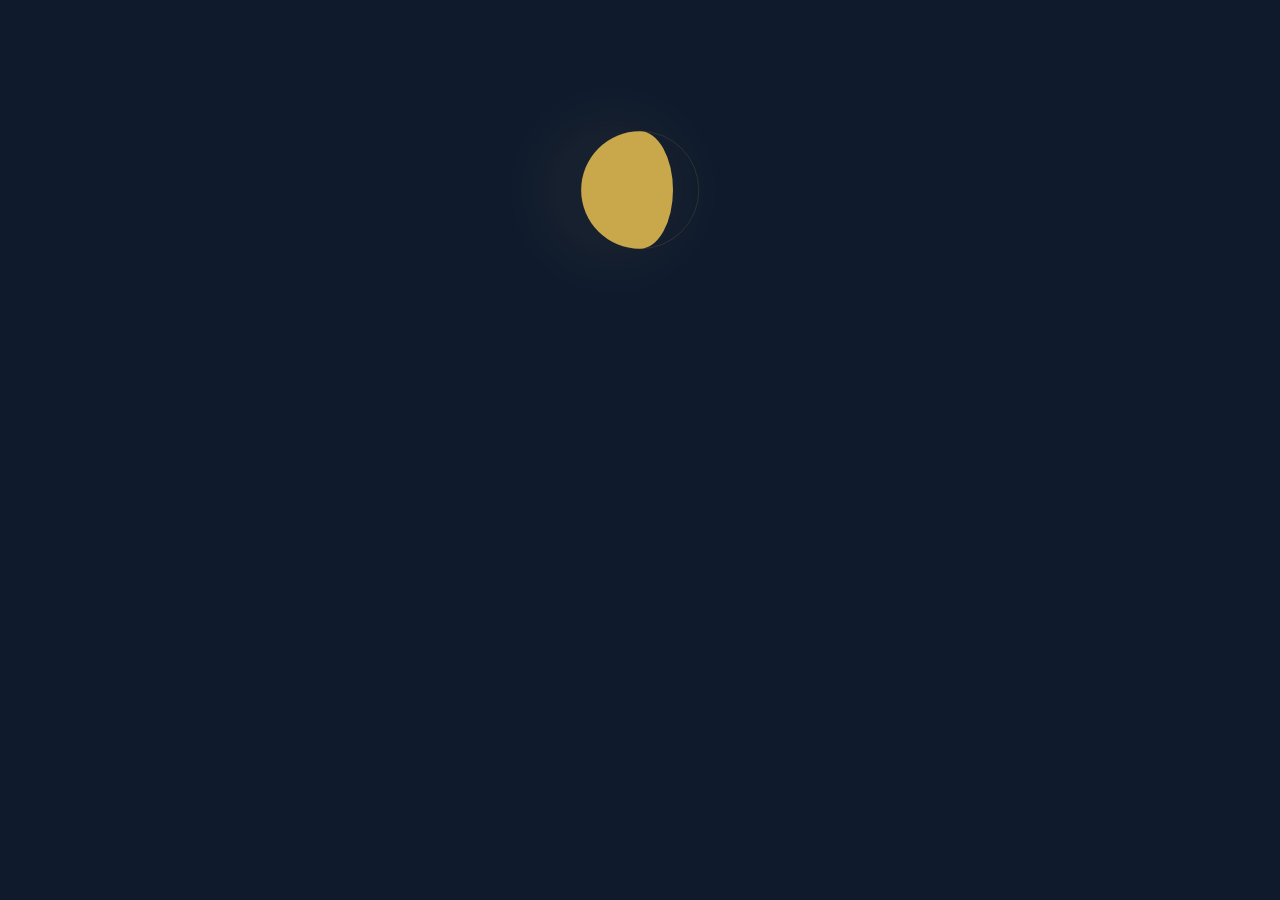
<file: play/index.html>
<!DOCTYPE html>
<html lang="en">
  <head>
    <meta charset="utf-8" />
    <meta httpEquiv="X-UA-Compatible" content="IE=edge" />
    <meta name="viewport" content="width=device-width, initial-scale=1, shrink-to-fit=no" />
    <title>Play Hilal: today's Hijri date puzzle</title>
    <!-- The `react-native-web` recommended style reset: https://necolas.github.io/react-native-web/docs/setup/#root-element -->
    <style id="expo-reset">
      /* These styles make the body full-height */
      html,
      body {
        height: 100%;
      }
      /* These styles disable body scrolling if you are using <ScrollView> */
      body {
        overflow: hidden;
      }
      /* These styles make the root element full-height */
      #root {
        display: flex;
        height: 100%;
        flex: 1;
      }
    </style>
  <link rel="icon" href="/play/favicon.ico" /><!-- hilal-seo:start -->
<meta name="google-site-verification" content="jiukaeQ7TKQc0-YEeKS0uz61TJETbtvnB2AgdEInwXY" />
<meta name="description" content="Today's Hilal puzzle: place the pieces so only today's Hijri date stays uncovered. A calm daily game about the Islamic calendar that plays in your browser." />
<link rel="canonical" href="https://hilalstudio.github.io/play/" />
<meta property="og:type" content="website" />
<meta property="og:site_name" content="Hilal Studio" />
<meta property="og:title" content="Play Hilal: today's Hijri date puzzle" />
<meta property="og:description" content="Today's Hilal puzzle: place the pieces so only today's Hijri date stays uncovered. A calm daily game about the Islamic calendar that plays in your browser." />
<meta property="og:url" content="https://hilalstudio.github.io/play/" />
<meta property="og:image" content="https://hilalstudio.github.io/og.jpg" />
<meta property="og:image:width" content="1024" /><meta property="og:image:height" content="500" />
<meta name="twitter:card" content="summary_large_image" />
<script type="application/ld+json">{"@context":"https://schema.org","@type":"WebApplication","name":"Hilal","url":"https://hilalstudio.github.io/play/","applicationCategory":"GameApplication","operatingSystem":"Any (web browser)","offers":{"@type":"Offer","price":"0","priceCurrency":"USD"},"publisher":{"@type":"Organization","name":"Hilal Studio"}}</script>
<!-- hilal-seo:end -->
</head>

  <body>
    <!-- Use static rendering with Expo Router to support running without JavaScript. -->
    <noscript>
      You need to enable JavaScript to run this app.
    </noscript>
    <!-- The root element for your Expo app. -->
    <div id="root"></div>
  <script src="/play/_expo/static/js/web/index-e2e20e45bd4404675b3d5e02d1f836b7.js" defer></script>

<!-- hilal-analytics:start -->
<script>
(function () {
  // Analytics must never break the page, so every step swallows its own errors.
  var PAGE = "play", URL = "https://hilal-api.smaverk.com/p", src = "";
  try { src = (new URLSearchParams(location.search).get("src") || "").toLowerCase().replace(/[^a-z0-9-]/g, "").slice(0, 16); } catch (e) {}
  window.hilalSrc = src || "direct";
  // fetch+keepalive first: Brave Shields drops third-party sendBeacon ("ping")
  // requests. A string body is text/plain, so there is no CORS preflight.
  window.hilalPing = function (ev) {
    var body = JSON.stringify({ e: ev, p: PAGE, s: window.hilalSrc });
    try {
      if (typeof fetch === "function") { fetch(URL, { method: "POST", body: body, keepalive: true }).catch(function () {}); return; }
      if (navigator.sendBeacon) navigator.sendBeacon(URL, body);
    } catch (e) {}
  };
  var key = "hilal-visit-" + PAGE, seen = null;
  try { seen = sessionStorage.getItem(key); sessionStorage.setItem(key, "1"); } catch (e) {}
  if (!seen) window.hilalPing("visit");
  document.addEventListener("click", function (e) {
    var a = e.target && e.target.closest ? e.target.closest("a[href]") : null;
    if (!a) return;
    if (/apps\.apple\.com/.test(a.href)) window.hilalPing("install_ios");
    else if (/play\.google\.com/.test(a.href)) window.hilalPing("install_android");
    else if (/youtube\.com\/@hilalpuzzle/.test(a.href)) window.hilalPing("follow_yt");
    else if (/instagram\.com\/hilalpuzzle/.test(a.href)) window.hilalPing("follow_ig");
    else if (/tiktok\.com\/@hilalpuzzle/.test(a.href)) window.hilalPing("follow_tt");
  }, true);
})();
</script>
<script defer src="https://static.cloudflareinsights.com/beacon.min.js" data-cf-beacon='{"token": "a94e246fe4d14e89b63988ab3d91dddc"}'></script>
<!-- hilal-analytics:end -->
</body>
</html>
</file>
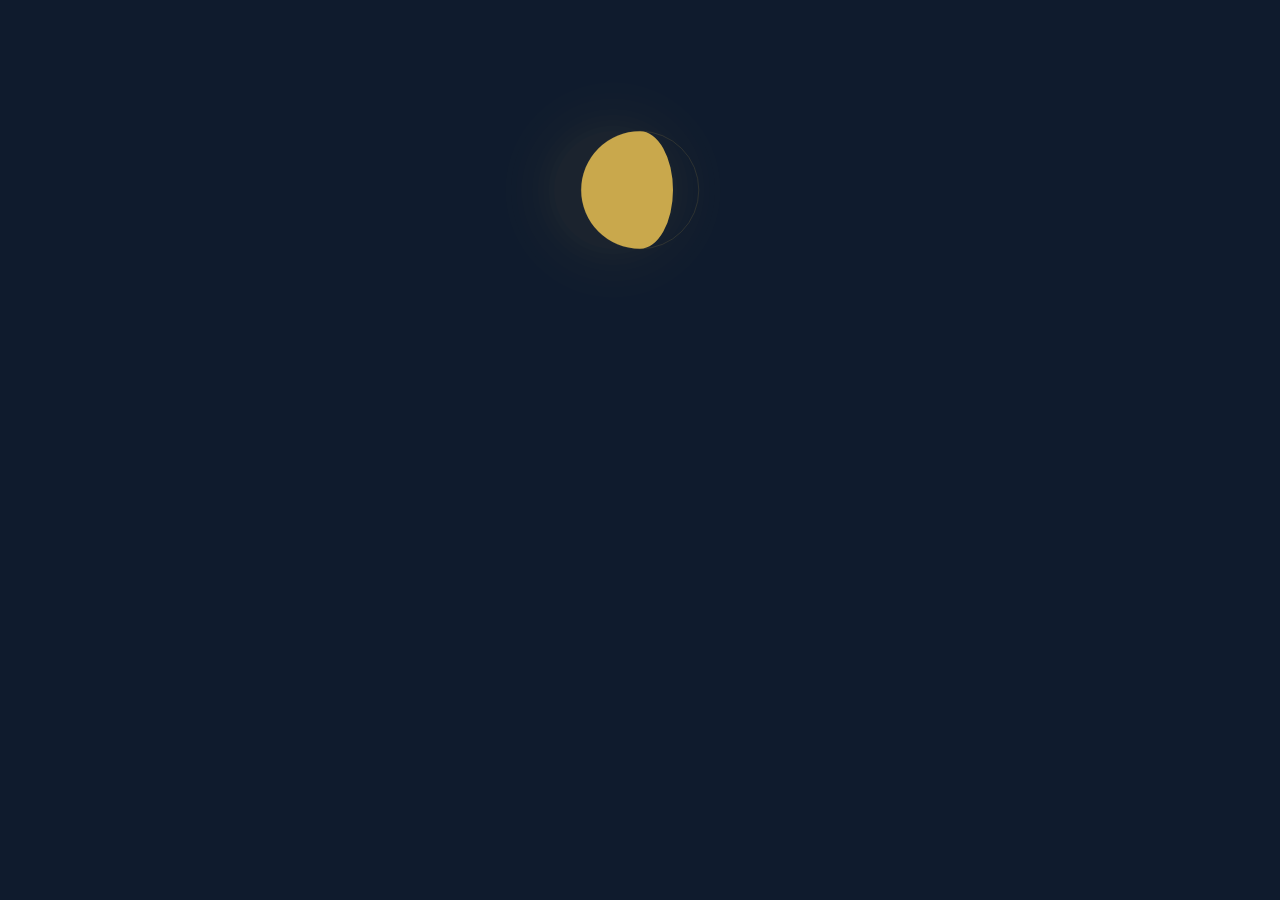
<file: ps/index.html>
<!doctype html>
<html lang="en">
<head>
<meta charset="utf-8" />
<meta name="viewport" content="width=device-width, initial-scale=1" />
<meta name="robots" content="noindex" />
<meta http-equiv="refresh" content="0;url=/play/?src=ps" />
<link rel="icon" href="/favicon.ico" sizes="any" />
<title>Play Hilal: today's Hijri date puzzle</title>
<script>location.replace("/play/?src=ps" + location.hash);</script>
<!-- hilal-seo:start -->
<meta name="google-site-verification" content="jiukaeQ7TKQc0-YEeKS0uz61TJETbtvnB2AgdEInwXY" />
<meta name="description" content="Today's Hilal puzzle: place the pieces so only today's Hijri date stays uncovered. A calm daily game about the Islamic calendar that plays in your browser." />
<link rel="canonical" href="https://hilalstudio.github.io/play/" />
<meta property="og:type" content="website" />
<meta property="og:site_name" content="Hilal Studio" />
<meta property="og:title" content="Play Hilal: today's Hijri date puzzle" />
<meta property="og:description" content="Today's Hilal puzzle: place the pieces so only today's Hijri date stays uncovered. A calm daily game about the Islamic calendar that plays in your browser." />
<meta property="og:url" content="https://hilalstudio.github.io/play/" />
<meta property="og:image" content="https://hilalstudio.github.io/og.jpg" />
<meta property="og:image:width" content="1024" /><meta property="og:image:height" content="500" />
<meta name="twitter:card" content="summary_large_image" />
<script type="application/ld+json">{"@context":"https://schema.org","@type":"WebApplication","name":"Hilal","url":"https://hilalstudio.github.io/play/","applicationCategory":"GameApplication","operatingSystem":"Any (web browser)","offers":{"@type":"Offer","price":"0","priceCurrency":"USD"},"publisher":{"@type":"Organization","name":"Hilal Studio"}}</script>
<!-- hilal-seo:end -->
</head>
<body style="background:#0F1B2D;color:#F4ECDD;font-family:sans-serif;text-align:center;padding-top:40vh">
<a href="/play/?src=ps" style="color:#E0B973">Play today's Hilal puzzle</a>
</body>
</html>
</file>
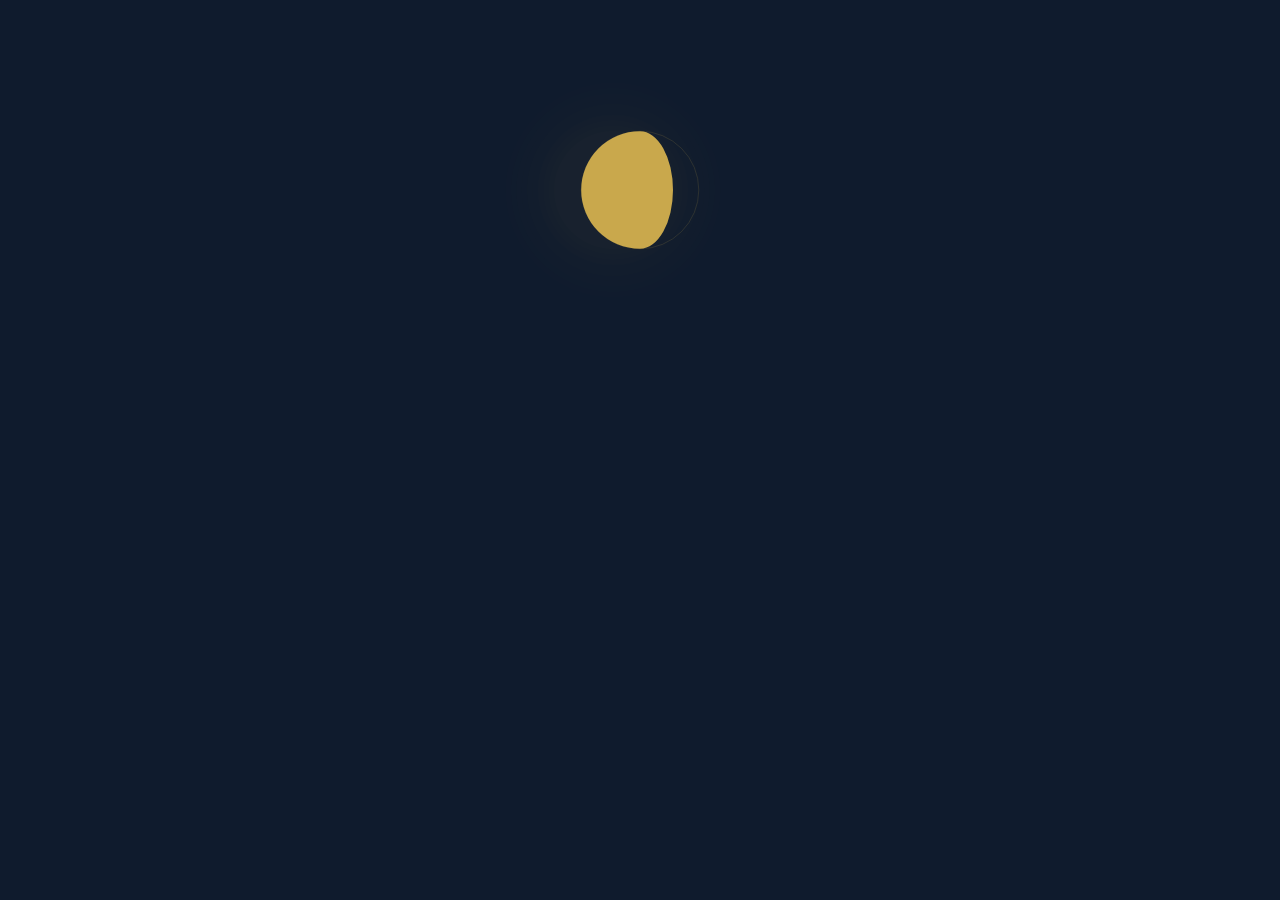
<file: tc/index.html>
<!doctype html>
<html lang="en">
<head>
<meta charset="utf-8" />
<meta name="viewport" content="width=device-width, initial-scale=1" />
<meta name="robots" content="noindex" />
<meta http-equiv="refresh" content="0;url=/play/?src=tc" />
<link rel="icon" href="/favicon.ico" sizes="any" />
<title>Play Hilal: today's Hijri date puzzle</title>
<script>location.replace("/play/?src=tc" + location.hash);</script>
<!-- hilal-seo:start -->
<meta name="google-site-verification" content="jiukaeQ7TKQc0-YEeKS0uz61TJETbtvnB2AgdEInwXY" />
<meta name="description" content="Today's Hilal puzzle: place the pieces so only today's Hijri date stays uncovered. A calm daily game about the Islamic calendar that plays in your browser." />
<link rel="canonical" href="https://hilalstudio.github.io/play/" />
<meta property="og:type" content="website" />
<meta property="og:site_name" content="Hilal Studio" />
<meta property="og:title" content="Play Hilal: today's Hijri date puzzle" />
<meta property="og:description" content="Today's Hilal puzzle: place the pieces so only today's Hijri date stays uncovered. A calm daily game about the Islamic calendar that plays in your browser." />
<meta property="og:url" content="https://hilalstudio.github.io/play/" />
<meta property="og:image" content="https://hilalstudio.github.io/og.jpg" />
<meta property="og:image:width" content="1024" /><meta property="og:image:height" content="500" />
<meta name="twitter:card" content="summary_large_image" />
<script type="application/ld+json">{"@context":"https://schema.org","@type":"WebApplication","name":"Hilal","url":"https://hilalstudio.github.io/play/","applicationCategory":"GameApplication","operatingSystem":"Any (web browser)","offers":{"@type":"Offer","price":"0","priceCurrency":"USD"},"publisher":{"@type":"Organization","name":"Hilal Studio"}}</script>
<!-- hilal-seo:end -->
</head>
<body style="background:#0F1B2D;color:#F4ECDD;font-family:sans-serif;text-align:center;padding-top:40vh">
<a href="/play/?src=tc" style="color:#E0B973">Play today's Hilal puzzle</a>
</body>
</html>
</file>
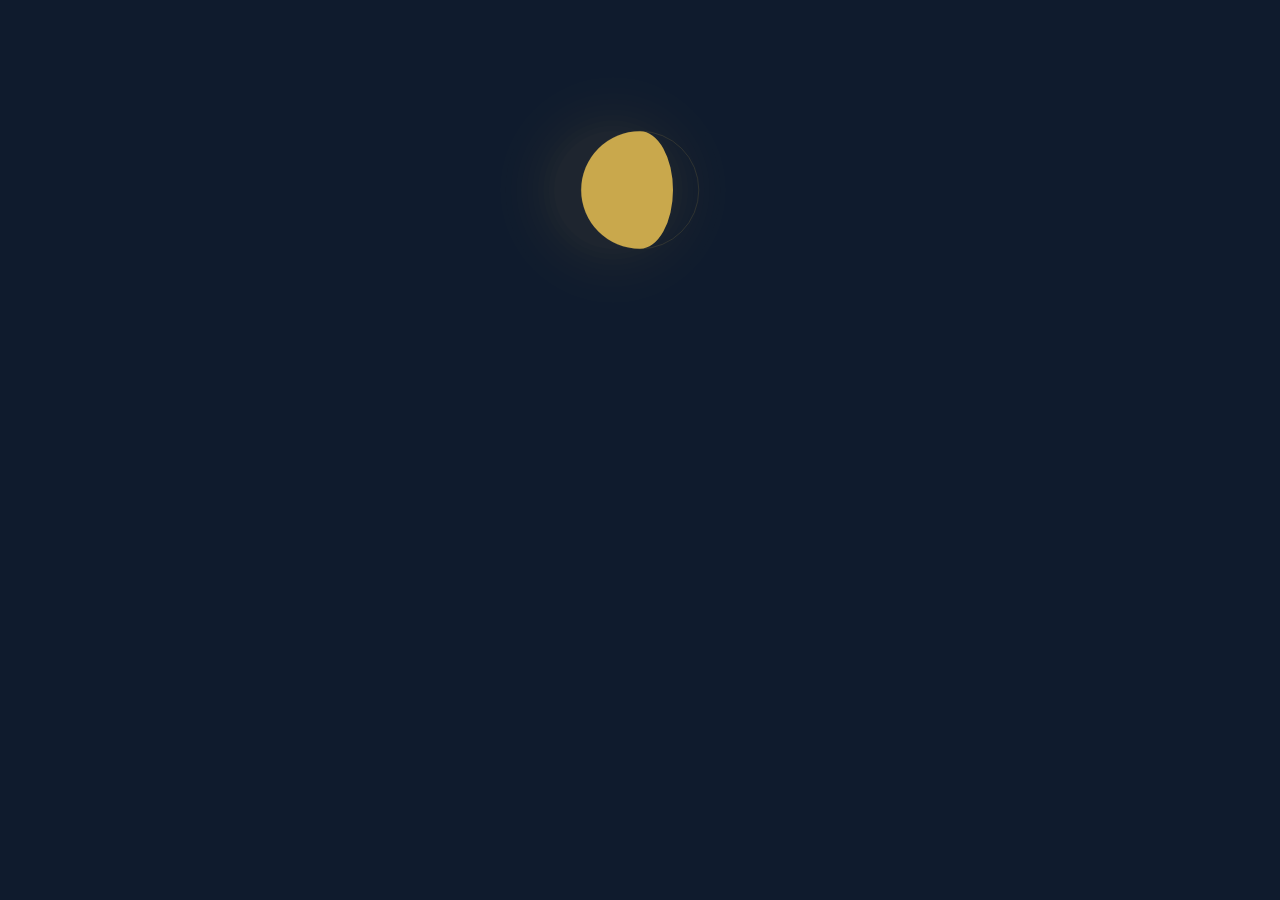
<file: tt/index.html>
<!doctype html>
<html lang="en">
<head>
<meta charset="utf-8" />
<meta name="viewport" content="width=device-width, initial-scale=1" />
<meta name="robots" content="noindex" />
<meta http-equiv="refresh" content="0;url=/play/?src=tt" />
<link rel="icon" href="/favicon.ico" sizes="any" />
<title>Play Hilal: today's Hijri date puzzle</title>
<script>location.replace("/play/?src=tt" + location.hash);</script>
<!-- hilal-seo:start -->
<meta name="google-site-verification" content="jiukaeQ7TKQc0-YEeKS0uz61TJETbtvnB2AgdEInwXY" />
<meta name="description" content="Today's Hilal puzzle: place the pieces so only today's Hijri date stays uncovered. A calm daily game about the Islamic calendar that plays in your browser." />
<link rel="canonical" href="https://hilalstudio.github.io/play/" />
<meta property="og:type" content="website" />
<meta property="og:site_name" content="Hilal Studio" />
<meta property="og:title" content="Play Hilal: today's Hijri date puzzle" />
<meta property="og:description" content="Today's Hilal puzzle: place the pieces so only today's Hijri date stays uncovered. A calm daily game about the Islamic calendar that plays in your browser." />
<meta property="og:url" content="https://hilalstudio.github.io/play/" />
<meta property="og:image" content="https://hilalstudio.github.io/og.jpg" />
<meta property="og:image:width" content="1024" /><meta property="og:image:height" content="500" />
<meta name="twitter:card" content="summary_large_image" />
<script type="application/ld+json">{"@context":"https://schema.org","@type":"WebApplication","name":"Hilal","url":"https://hilalstudio.github.io/play/","applicationCategory":"GameApplication","operatingSystem":"Any (web browser)","offers":{"@type":"Offer","price":"0","priceCurrency":"USD"},"publisher":{"@type":"Organization","name":"Hilal Studio"}}</script>
<!-- hilal-seo:end -->
</head>
<body style="background:#0F1B2D;color:#F4ECDD;font-family:sans-serif;text-align:center;padding-top:40vh">
<a href="/play/?src=tt" style="color:#E0B973">Play today's Hilal puzzle</a>
</body>
</html>
</file>
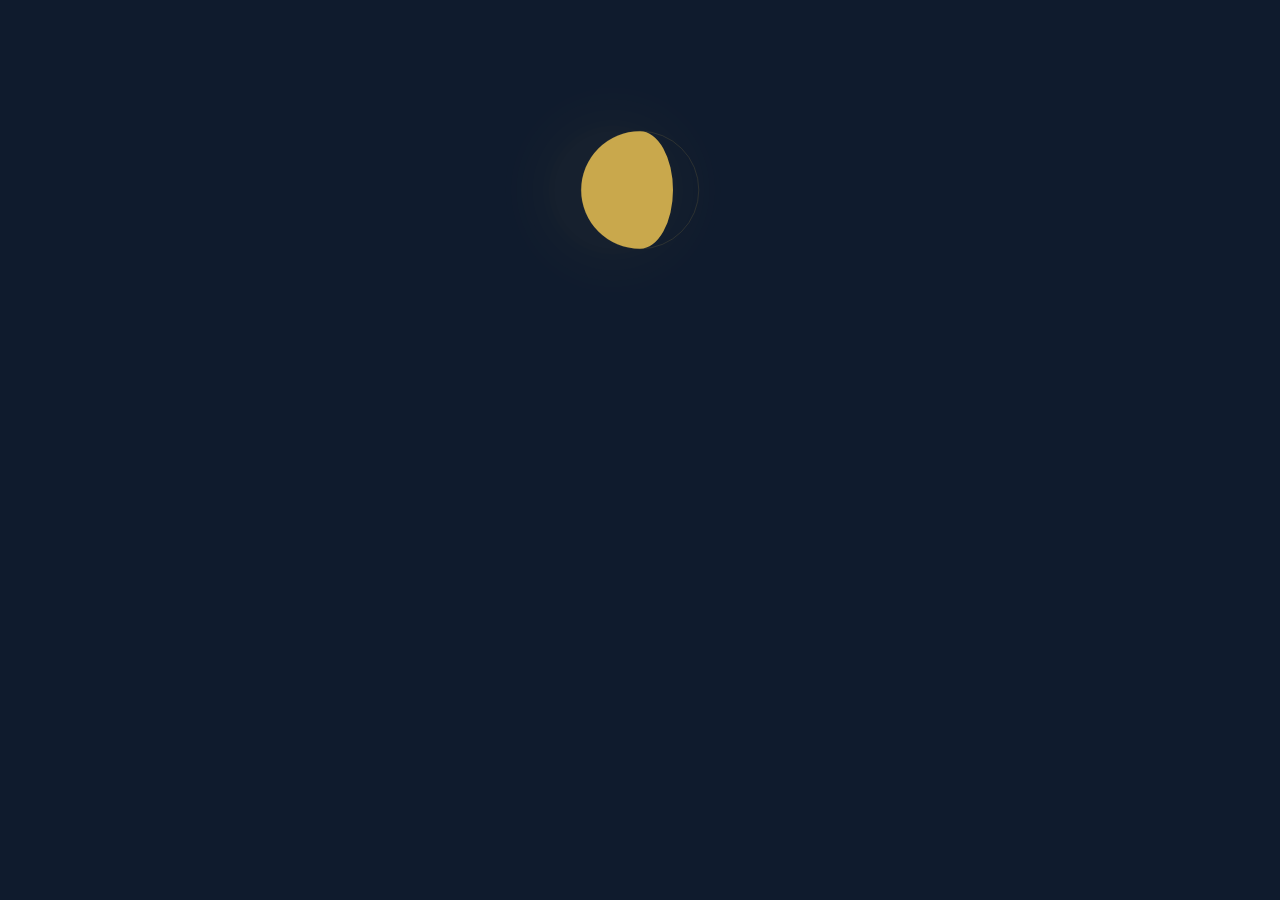
<file: yc/index.html>
<!doctype html>
<html lang="en">
<head>
<meta charset="utf-8" />
<meta name="viewport" content="width=device-width, initial-scale=1" />
<meta name="robots" content="noindex" />
<meta http-equiv="refresh" content="0;url=/play/?src=yc" />
<link rel="icon" href="/favicon.ico" sizes="any" />
<title>Play Hilal: today's Hijri date puzzle</title>
<script>location.replace("/play/?src=yc" + location.hash);</script>
<!-- hilal-seo:start -->
<meta name="google-site-verification" content="jiukaeQ7TKQc0-YEeKS0uz61TJETbtvnB2AgdEInwXY" />
<meta name="description" content="Today's Hilal puzzle: place the pieces so only today's Hijri date stays uncovered. A calm daily game about the Islamic calendar that plays in your browser." />
<link rel="canonical" href="https://hilalstudio.github.io/play/" />
<meta property="og:type" content="website" />
<meta property="og:site_name" content="Hilal Studio" />
<meta property="og:title" content="Play Hilal: today's Hijri date puzzle" />
<meta property="og:description" content="Today's Hilal puzzle: place the pieces so only today's Hijri date stays uncovered. A calm daily game about the Islamic calendar that plays in your browser." />
<meta property="og:url" content="https://hilalstudio.github.io/play/" />
<meta property="og:image" content="https://hilalstudio.github.io/og.jpg" />
<meta property="og:image:width" content="1024" /><meta property="og:image:height" content="500" />
<meta name="twitter:card" content="summary_large_image" />
<script type="application/ld+json">{"@context":"https://schema.org","@type":"WebApplication","name":"Hilal","url":"https://hilalstudio.github.io/play/","applicationCategory":"GameApplication","operatingSystem":"Any (web browser)","offers":{"@type":"Offer","price":"0","priceCurrency":"USD"},"publisher":{"@type":"Organization","name":"Hilal Studio"}}</script>
<!-- hilal-seo:end -->
</head>
<body style="background:#0F1B2D;color:#F4ECDD;font-family:sans-serif;text-align:center;padding-top:40vh">
<a href="/play/?src=yc" style="color:#E0B973">Play today's Hilal puzzle</a>
</body>
</html>
</file>
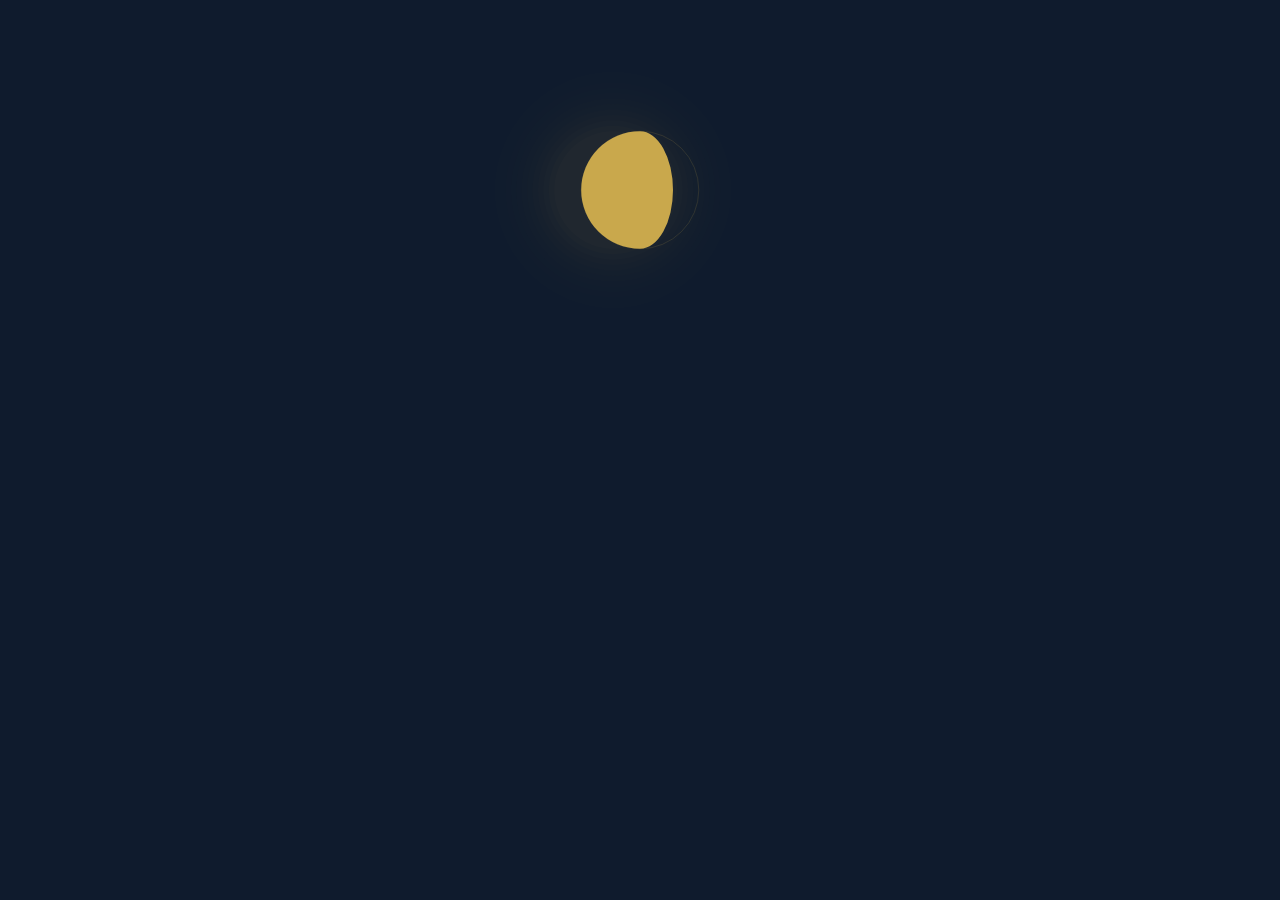
<file: yh/index.html>
<!doctype html>
<html lang="en">
<head>
<meta charset="utf-8" />
<meta name="viewport" content="width=device-width, initial-scale=1" />
<meta name="robots" content="noindex" />
<meta http-equiv="refresh" content="0;url=/play/?src=yh" />
<link rel="icon" href="/favicon.ico" sizes="any" />
<title>Play Hilal: today's Hijri date puzzle</title>
<script>location.replace("/play/?src=yh" + location.hash);</script>
<!-- hilal-seo:start -->
<meta name="google-site-verification" content="jiukaeQ7TKQc0-YEeKS0uz61TJETbtvnB2AgdEInwXY" />
<meta name="description" content="Today's Hilal puzzle: place the pieces so only today's Hijri date stays uncovered. A calm daily game about the Islamic calendar that plays in your browser." />
<link rel="canonical" href="https://hilalstudio.github.io/play/" />
<meta property="og:type" content="website" />
<meta property="og:site_name" content="Hilal Studio" />
<meta property="og:title" content="Play Hilal: today's Hijri date puzzle" />
<meta property="og:description" content="Today's Hilal puzzle: place the pieces so only today's Hijri date stays uncovered. A calm daily game about the Islamic calendar that plays in your browser." />
<meta property="og:url" content="https://hilalstudio.github.io/play/" />
<meta property="og:image" content="https://hilalstudio.github.io/og.jpg" />
<meta property="og:image:width" content="1024" /><meta property="og:image:height" content="500" />
<meta name="twitter:card" content="summary_large_image" />
<script type="application/ld+json">{"@context":"https://schema.org","@type":"WebApplication","name":"Hilal","url":"https://hilalstudio.github.io/play/","applicationCategory":"GameApplication","operatingSystem":"Any (web browser)","offers":{"@type":"Offer","price":"0","priceCurrency":"USD"},"publisher":{"@type":"Organization","name":"Hilal Studio"}}</script>
<!-- hilal-seo:end -->
</head>
<body style="background:#0F1B2D;color:#F4ECDD;font-family:sans-serif;text-align:center;padding-top:40vh">
<a href="/play/?src=yh" style="color:#E0B973">Play today's Hilal puzzle</a>
</body>
</html>
</file>
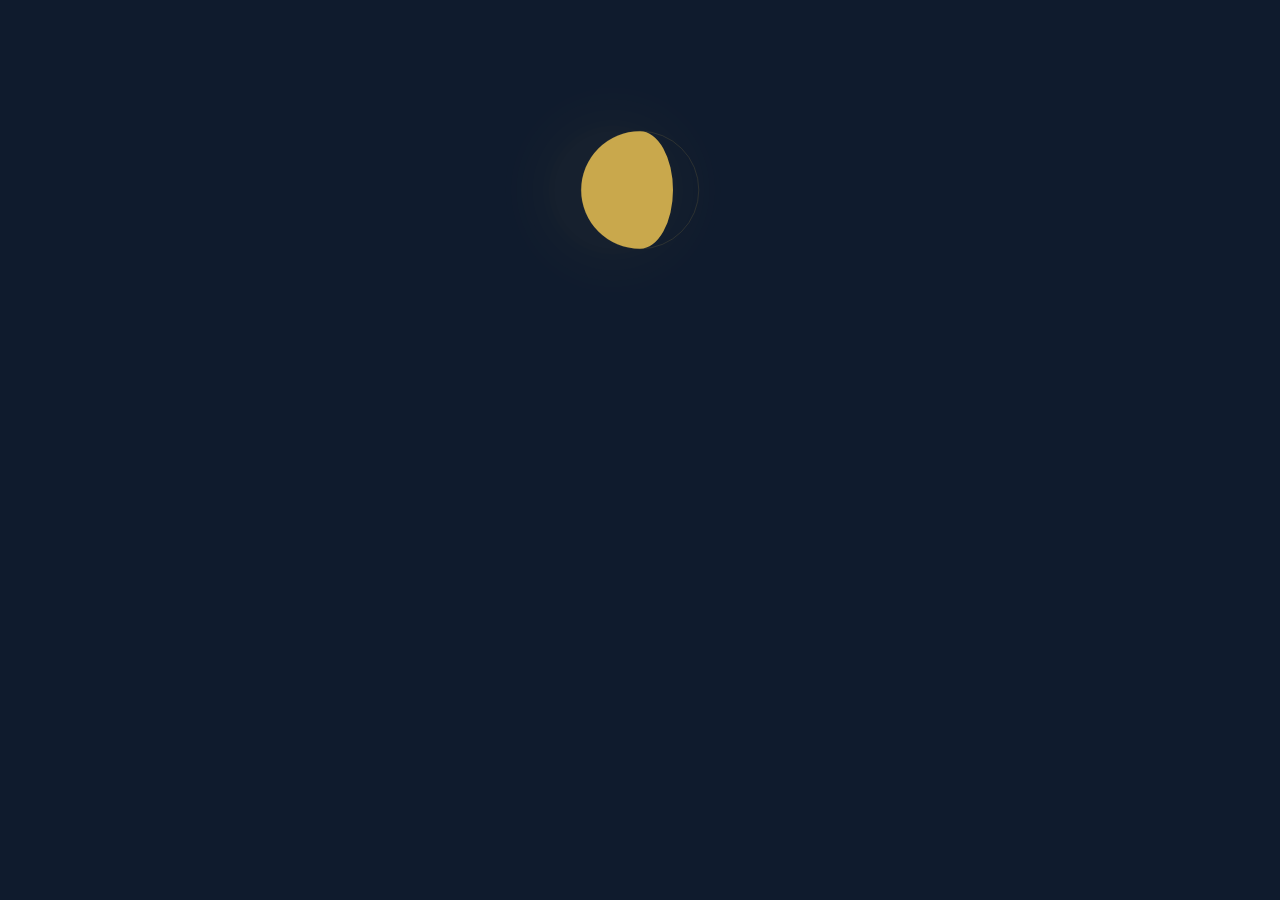
<file: yt/index.html>
<!doctype html>
<html lang="en">
<head>
<meta charset="utf-8" />
<meta name="viewport" content="width=device-width, initial-scale=1" />
<meta name="robots" content="noindex" />
<meta http-equiv="refresh" content="0;url=/play/?src=yt" />
<link rel="icon" href="/favicon.ico" sizes="any" />
<title>Play Hilal: today's Hijri date puzzle</title>
<script>location.replace("/play/?src=yt" + location.hash);</script>
<!-- hilal-seo:start -->
<meta name="google-site-verification" content="jiukaeQ7TKQc0-YEeKS0uz61TJETbtvnB2AgdEInwXY" />
<meta name="description" content="Today's Hilal puzzle: place the pieces so only today's Hijri date stays uncovered. A calm daily game about the Islamic calendar that plays in your browser." />
<link rel="canonical" href="https://hilalstudio.github.io/play/" />
<meta property="og:type" content="website" />
<meta property="og:site_name" content="Hilal Studio" />
<meta property="og:title" content="Play Hilal: today's Hijri date puzzle" />
<meta property="og:description" content="Today's Hilal puzzle: place the pieces so only today's Hijri date stays uncovered. A calm daily game about the Islamic calendar that plays in your browser." />
<meta property="og:url" content="https://hilalstudio.github.io/play/" />
<meta property="og:image" content="https://hilalstudio.github.io/og.jpg" />
<meta property="og:image:width" content="1024" /><meta property="og:image:height" content="500" />
<meta name="twitter:card" content="summary_large_image" />
<script type="application/ld+json">{"@context":"https://schema.org","@type":"WebApplication","name":"Hilal","url":"https://hilalstudio.github.io/play/","applicationCategory":"GameApplication","operatingSystem":"Any (web browser)","offers":{"@type":"Offer","price":"0","priceCurrency":"USD"},"publisher":{"@type":"Organization","name":"Hilal Studio"}}</script>
<!-- hilal-seo:end -->
</head>
<body style="background:#0F1B2D;color:#F4ECDD;font-family:sans-serif;text-align:center;padding-top:40vh">
<a href="/play/?src=yt" style="color:#E0B973">Play today's Hilal puzzle</a>
</body>
</html>
</file>
<file: hilal.css>
/* hilal.css: the ONE stylesheet for the static pages of hilalstudio.github.io.
 *
 *   /      ← marketing/site/index.html
 *   /get/  ← marketing/install-redirect/index.html
 *
 * Both pages link /hilal.css and carry no <style> of their own; every design
 * change (colours, type, badges, layout, footer) goes here so the pages cannot
 * drift apart again. analytics/publish-site.ts copies it to the site root and
 * versions the link; analytics/site-design.test.ts fails if a page stops
 * linking it or redefines a token. /play is the Expo build and has its own UI.
 *
 * Layout (the /get showcase design, 2026-09-28): phone = one centred column,
 * intro + store badges first, then the hero clip, more, follow, footer.
 * Desktop ≥ 880px = intro + badges + follow on the left, hero on the right,
 * "more" full width underneath.
 */
:root {
  --bg: #0F1B2D;
  --card: #16263d;
  --gold: #E0B973;
  --text: #F4ECDD;
  --dim: #9bb0c9;
  --line: rgba(224, 185, 115, .3);
  --rule: rgba(255, 255, 255, .09);
  --media-bg: #0a1422;
  --font: -apple-system, BlinkMacSystemFont, "Segoe UI", Roboto, sans-serif;
  --radius-media: 22px;
  --radius-clip: 12px;
  --badge-h: 52px;
  --col: 340px;
  --col-wide: 760px;
  /* The brand is night-sky navy and gold in both OS modes. */
  color-scheme: dark;
}

* { box-sizing: border-box; }
html, body { margin: 0; min-height: 100%; }
body {
  background: var(--bg); color: var(--text);
  font-family: var(--font); line-height: 1.5;
  min-height: 100vh; padding: 28px 16px 36px;
  text-align: center; -webkit-font-smoothing: antialiased;
  overflow-wrap: break-word;
}

.wrap {
  max-width: var(--col); margin: 0 auto;
  display: grid; grid-template-columns: 100%;
  grid-template-areas: "intro" "hero" "more" "follow";
}
.intro { grid-area: intro; }
.hero { grid-area: hero; }
.more { grid-area: more; }
.follow { grid-area: follow; }

/* Brand header: crescent mark, wordmark, lede. */
.mark { font-size: 34px; line-height: 1; color: var(--gold); margin: 0 0 8px; }
h1 { font-size: 24px; letter-spacing: 1px; margin: 0 0 6px; color: var(--gold); }
.lede { color: var(--dim); margin: 0 0 20px; font-size: 15px; }

/* Official store badge artwork, equal heights. */
.badges { display: flex; flex-direction: column; align-items: center; gap: 12px; }
.badges a { display: block; line-height: 0; border-radius: 9px; }
.badges img { height: var(--badge-h); width: auto; display: block; }
.badges a:hover { filter: brightness(1.15); }
.free, .soon { color: var(--dim); font-size: 13px; }
.free { margin: 12px 0 0; }
.soon { margin-top: 6px; }

/* Hero clip or demo: phone-shaped, framed in gold. */
.hero video, .hero img {
  display: block; background: var(--media-bg);
  width: 236px; max-width: 100%; height: auto; margin: 28px auto 0;
  border-radius: var(--radius-media); border: 1px solid var(--line);
  box-shadow: 0 18px 44px rgba(0, 0, 0, .55);
}
.hero video { aspect-ratio: 9 / 16; }

h2 { font-size: 12px; letter-spacing: 1.4px; text-transform: uppercase; color: var(--gold); margin: 32px 0 12px; font-weight: 700; }

/* "More" on /get: three short clips. */
.reels { display: grid; grid-template-columns: repeat(3, 1fr); gap: 10px; }
.reels video { display: block; background: var(--media-bg); width: 100%; aspect-ratio: 9 / 16; height: auto; border-radius: var(--radius-clip); border: 1px solid var(--line); }

/* "More" on /: short point lists. */
.points { display: grid; gap: 0 28px; text-align: left; }
.points ul { margin: 0; padding-left: 20px; color: var(--dim); font-size: 15px; }
.points li { margin-bottom: 7px; }
.points h2 { text-align: center; }

/* Follow row. */
.follow p { color: var(--dim); font-size: 14px; margin: -4px 0 14px; }
.social { display: flex; justify-content: center; gap: 10px; flex-wrap: wrap; }
.social a {
  display: inline-flex; align-items: center; gap: 7px; padding: 9px 14px; border-radius: 999px;
  color: var(--text); text-decoration: none; font-size: 14px; font-weight: 600;
  background: var(--card); border: 1px solid var(--line);
}
.social a:hover { border-color: var(--gold); }
.social svg { width: 17px; height: 17px; fill: var(--gold); flex: none; }

/* Footer: the same on every page. */
footer {
  max-width: var(--col); margin: 44px auto 0;
  border-top: 1px solid var(--rule); padding-top: 20px;
  color: var(--dim); font-size: 13px;
}
footer a { color: var(--dim); }
footer nav { margin-bottom: 12px; }
footer nav a { margin: 0 9px; white-space: nowrap; }
footer p { margin: 0; }

@media (min-width: 880px) {
  body { padding: 48px 32px; }
  .wrap {
    max-width: var(--col-wide); column-gap: 64px; text-align: left;
    grid-template-columns: 1fr 300px; grid-template-areas: "intro hero" "follow hero" "more more";
    align-items: start;
  }
  .intro { align-self: end; }
  .mark { font-size: 40px; }
  h1 { font-size: 34px; }
  .lede { font-size: 17px; margin-bottom: 26px; }
  .badges { align-items: flex-start; }
  .hero video, .hero img { width: 300px; margin: 0; }
  .social { justify-content: flex-start; }
  .more h2 { text-align: center; }
  .reels { max-width: 520px; margin: 0 auto; gap: 14px; }
  .points { grid-template-columns: 1fr 1fr; }
  .points h2 { text-align: left; }
  footer { max-width: var(--col-wide); }
}
</file>
